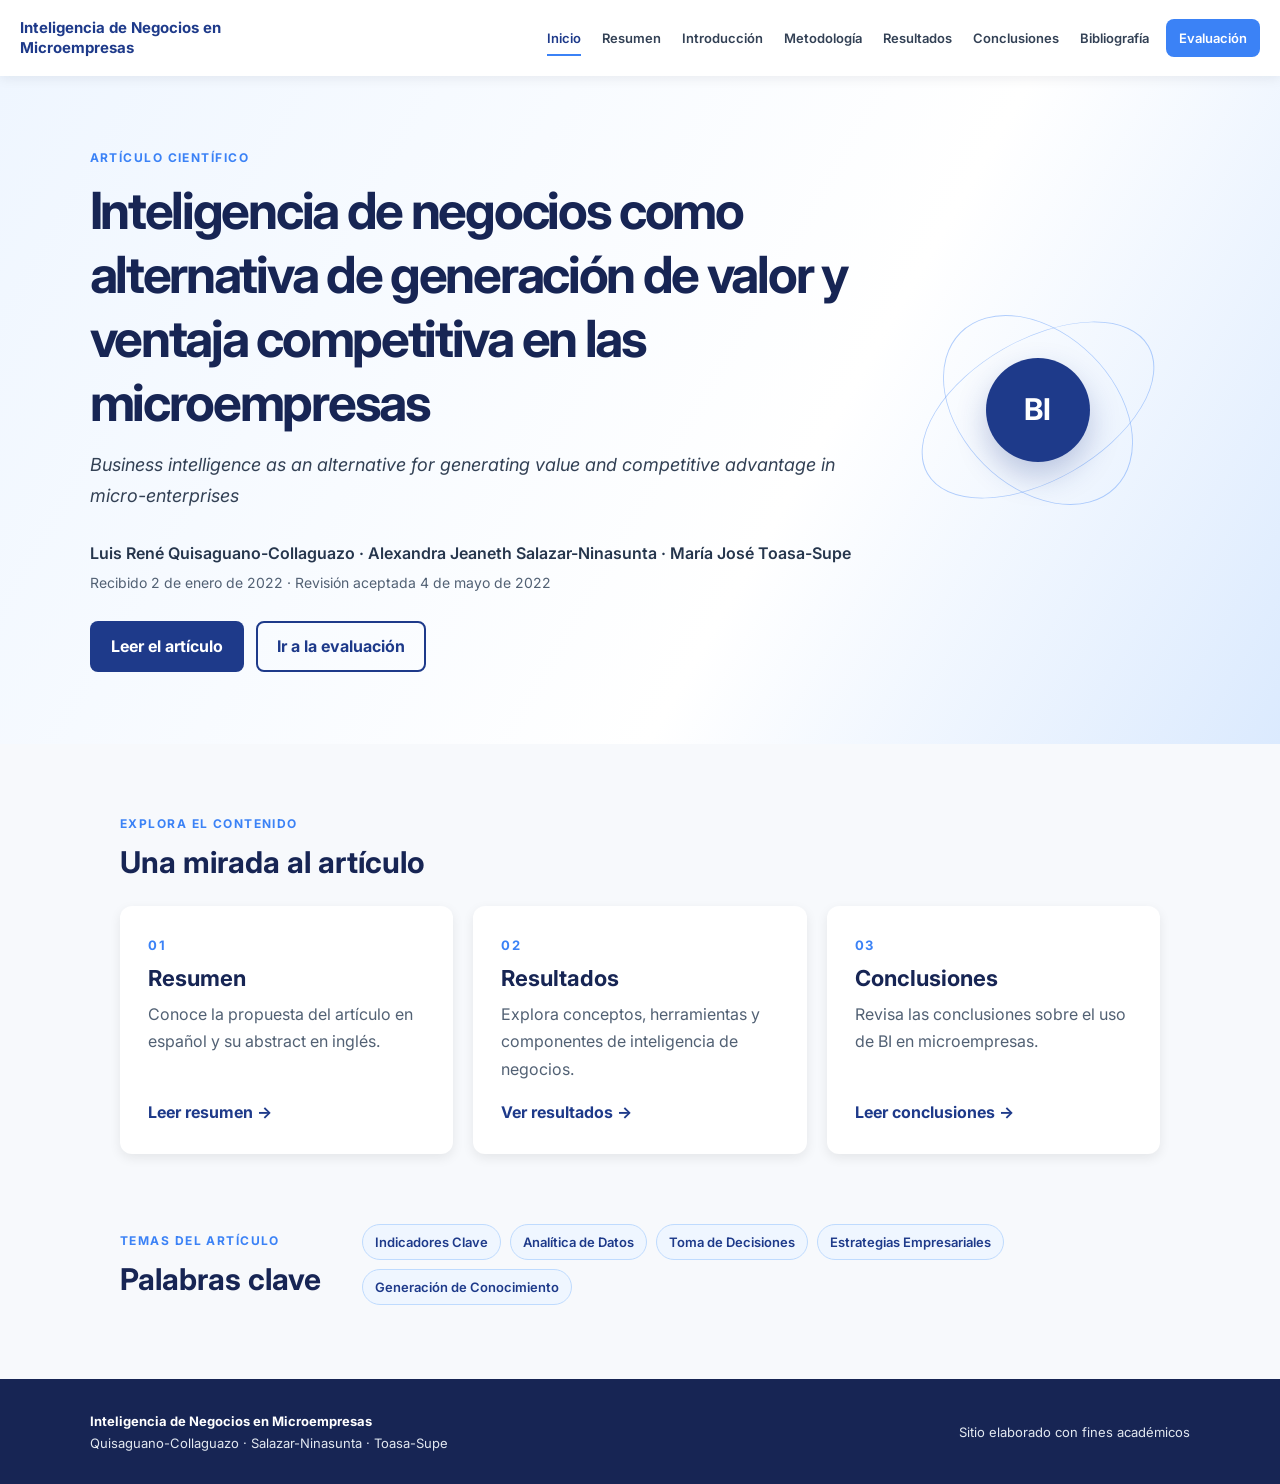
<file: index.html>
<!doctype html>
<html lang="es">
<head>
  <meta charset="utf-8">
  <meta name="viewport" content="width=device-width, initial-scale=1">
  <meta name="description" content="Artículo sobre inteligencia de negocios, generación de valor y ventaja competitiva en microempresas.">
  <title>Inteligencia de Negocios en Microempresas</title>
  <link rel="preconnect" href="https://fonts.googleapis.com">
  <link rel="preconnect" href="https://fonts.gstatic.com" crossorigin>
  <link href="https://fonts.googleapis.com/css2?family=Inter:wght@400;500;600;700&display=swap" rel="stylesheet">
  <link rel="stylesheet" href="css/styles.css">
  <script src="js/app.js" defer></script>
</head>
<body>
  <header class="site-header">
    <div class="header-inner">
      <a class="brand" href="index.html">Inteligencia de Negocios en Microempresas</a>
      <button class="menu-toggle" type="button" aria-expanded="false" aria-controls="site-nav" aria-label="Abrir menú">
        <span></span><span></span><span></span>
      </button>
      <nav class="site-nav" id="site-nav" aria-label="Navegación principal">
        <a class="active" href="index.html">Inicio</a>
        <a href="resumen.html">Resumen</a>
        <a href="introduccion.html">Introducción</a>
        <a href="metodologia.html">Metodología</a>
        <a href="resultados.html">Resultados</a>
        <a href="conclusiones.html">Conclusiones</a>
        <a href="bibliografia.html">Bibliografía</a>
        <a class="nav-highlight" href="evaluacion.html">Evaluación</a>
      </nav>
    </div>
  </header>

  <main>
    <section class="hero">
      <div class="hero-content">
        <p class="eyebrow">Artículo científico</p>
        <h1>Inteligencia de negocios como alternativa de generación de valor y ventaja competitiva en las microempresas</h1>
        <p class="english-title">Business intelligence as an alternative for generating value and competitive advantage in micro-enterprises</p>
        <p class="authors">Luis René Quisaguano-Collaguazo · Alexandra Jeaneth Salazar-Ninasunta · María José Toasa-Supe</p>
        <p class="article-dates">Recibido 2 de enero de 2022 · Revisión aceptada 4 de mayo de 2022</p>
        <div class="button-row">
          <a class="button button-primary" href="resumen.html">Leer el artículo</a>
          <a class="button button-outline" href="evaluacion.html">Ir a la evaluación</a>
        </div>
      </div>
      <div class="hero-decoration" aria-hidden="true">
        <div class="data-orbit orbit-one"></div>
        <div class="data-orbit orbit-two"></div>
        <div class="orbit-center">BI</div>
      </div>
    </section>

    <section class="content-section">
      <div class="section-heading">
        <p class="eyebrow">Explora el contenido</p>
        <h2>Una mirada al artículo</h2>
      </div>
      <div class="quick-grid">
        <a class="card quick-card" href="resumen.html">
          <span class="card-number">01</span>
          <h3>Resumen</h3>
          <p>Conoce la propuesta del artículo en español y su abstract en inglés.</p>
          <span class="text-link">Leer resumen <span aria-hidden="true">→</span></span>
        </a>
        <a class="card quick-card" href="resultados.html">
          <span class="card-number">02</span>
          <h3>Resultados</h3>
          <p>Explora conceptos, herramientas y componentes de inteligencia de negocios.</p>
          <span class="text-link">Ver resultados <span aria-hidden="true">→</span></span>
        </a>
        <a class="card quick-card" href="conclusiones.html">
          <span class="card-number">03</span>
          <h3>Conclusiones</h3>
          <p>Revisa las conclusiones sobre el uso de BI en microempresas.</p>
          <span class="text-link">Leer conclusiones <span aria-hidden="true">→</span></span>
        </a>
      </div>
    </section>

    <section class="content-section keywords-panel">
      <div>
        <p class="eyebrow">Temas del artículo</p>
        <h2>Palabras clave</h2>
      </div>
      <div class="chip-list">
        <span class="chip">Indicadores Clave</span>
        <span class="chip">Analítica de Datos</span>
        <span class="chip">Toma de Decisiones</span>
        <span class="chip">Estrategias Empresariales</span>
        <span class="chip">Generación de Conocimiento</span>
      </div>
    </section>
  </main>

  <footer class="site-footer">
    <div class="footer-inner">
      <p><strong>Inteligencia de Negocios en Microempresas</strong><br>Quisaguano-Collaguazo · Salazar-Ninasunta · Toasa-Supe</p>
      <p>Sitio elaborado con fines académicos</p>
    </div>
  </footer>
</body>
</html>
</file>
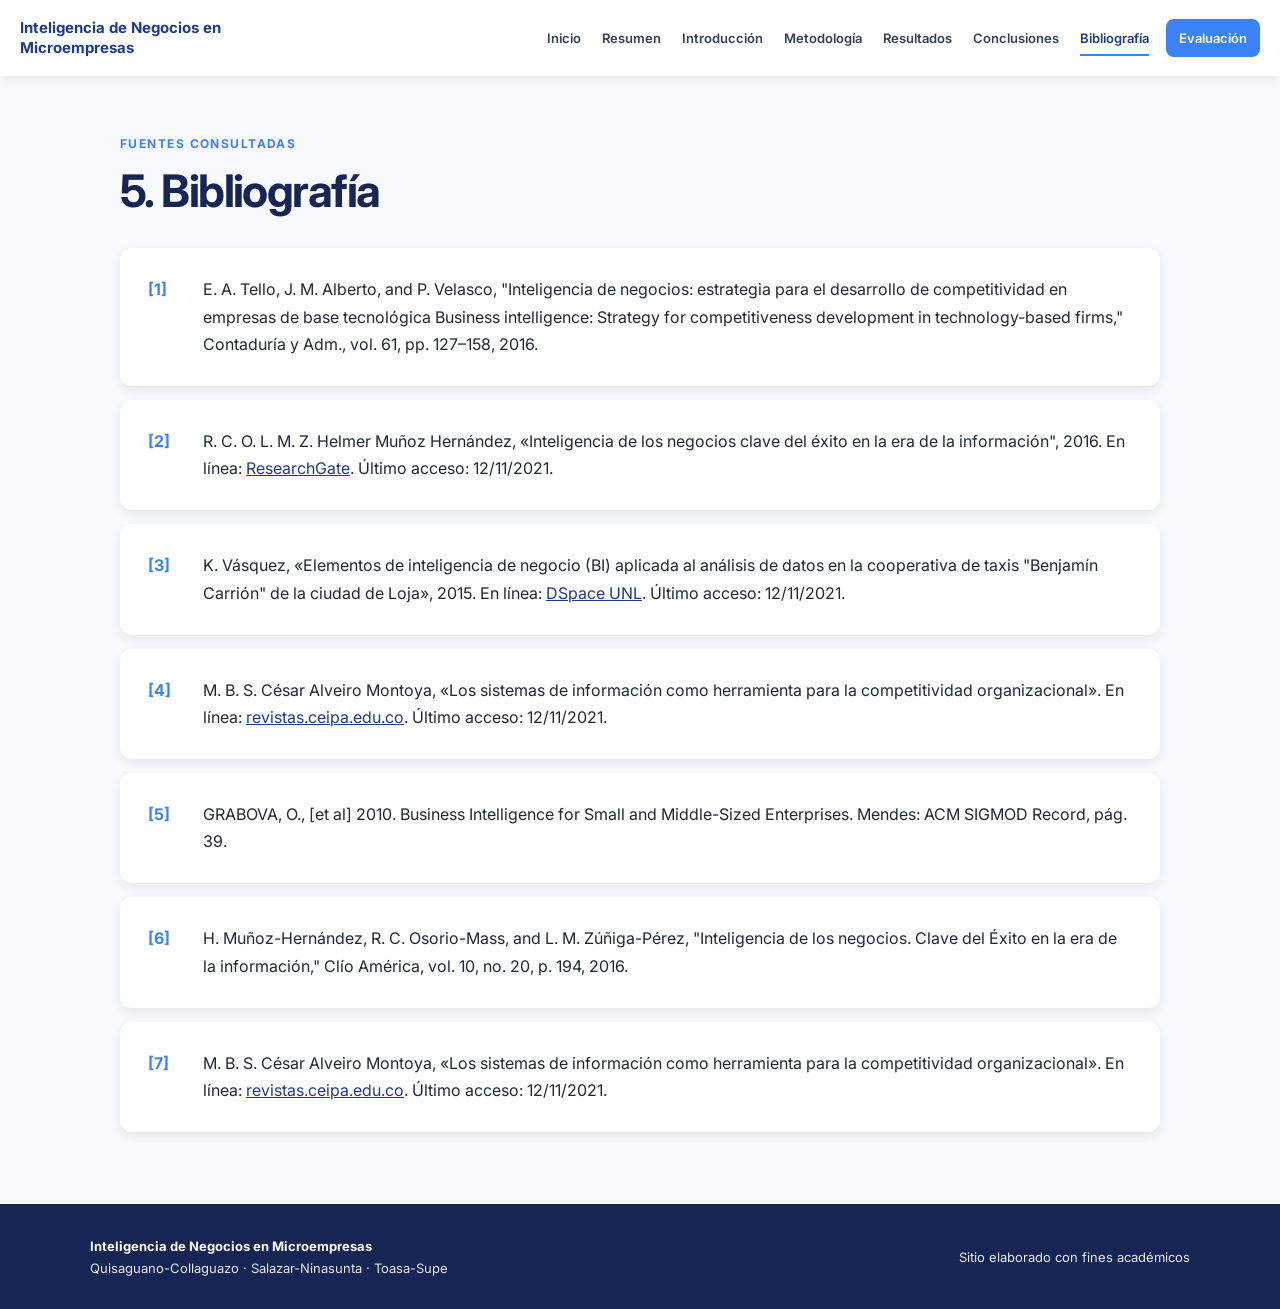
<file: bibliografia.html>
<!doctype html>
<html lang="es">
<head>
  <meta charset="utf-8">
  <meta name="viewport" content="width=device-width, initial-scale=1">
  <meta name="description" content="Referencias bibliográficas del artículo científico.">
  <title>Bibliografía | Inteligencia de Negocios en Microempresas</title>
  <link rel="preconnect" href="https://fonts.googleapis.com">
  <link rel="preconnect" href="https://fonts.gstatic.com" crossorigin>
  <link href="https://fonts.googleapis.com/css2?family=Inter:wght@400;500;600;700&display=swap" rel="stylesheet">
  <link rel="stylesheet" href="css/styles.css">
  <script src="js/app.js" defer></script>
</head>
<body>
  <header class="site-header"><div class="header-inner">
    <a class="brand" href="index.html">Inteligencia de Negocios en Microempresas</a>
    <button class="menu-toggle" type="button" aria-expanded="false" aria-controls="site-nav" aria-label="Abrir menú"><span></span><span></span><span></span></button>
    <nav class="site-nav" id="site-nav" aria-label="Navegación principal">
      <a href="index.html">Inicio</a><a href="resumen.html">Resumen</a><a href="introduccion.html">Introducción</a><a href="metodologia.html">Metodología</a><a href="resultados.html">Resultados</a><a href="conclusiones.html">Conclusiones</a><a class="active" href="bibliografia.html">Bibliografía</a><a class="nav-highlight" href="evaluacion.html">Evaluación</a>
    </nav>
  </div></header>
  <main class="page-main">
    <header class="page-heading"><p class="eyebrow">Fuentes consultadas</p><h1>5. Bibliografía</h1></header>
    <ol class="reference-list">
      <li class="card reference-card"><span class="reference-number">[1]</span><p>E. A. Tello, J. M. Alberto, and P. Velasco, "Inteligencia de negocios: estrategia para el desarrollo de competitividad en empresas de base tecnológica Business intelligence: Strategy for competitiveness development in technology-based firms," Contaduría y Adm., vol. 61, pp. 127–158, 2016.</p></li>
      <li class="card reference-card"><span class="reference-number">[2]</span><p>R. C. O. L. M. Z. Helmer Muñoz Hernández, «Inteligencia de los negocios clave del éxito en la era de la información", 2016. En línea: <a href="https://www.researchgate.net/publication/313683536_Inteligencia_de_los_negocios_Clave_del_Exito_en_la_era_de_la_informacion" target="_blank" rel="noopener noreferrer">ResearchGate</a>. Último acceso: 12/11/2021.</p></li>
      <li class="card reference-card"><span class="reference-number">[3]</span><p>K. Vásquez, «Elementos de inteligencia de negocio (BI) aplicada al análisis de datos en la cooperativa de taxis "Benjamín Carrión" de la ciudad de Loja», 2015. En línea: <a href="https://dspace.unl.edu.ec/jspui/bitstream/123456789/11487/1/V%c3%a1squez%20Villalta%2c%20Karina%20Jhanova.pdf" target="_blank" rel="noopener noreferrer">DSpace UNL</a>. Último acceso: 12/11/2021.</p></li>
      <li class="card reference-card"><span class="reference-number">[4]</span><p>M. B. S. César Alveiro Montoya, «Los sistemas de información como herramienta para la competitividad organizacional». En línea: <a href="https://revistas.ceipa.edu.co/index.php/lupa/article/download/560/779?inline=1" target="_blank" rel="noopener noreferrer">revistas.ceipa.edu.co</a>. Último acceso: 12/11/2021.</p></li>
      <li class="card reference-card"><span class="reference-number">[5]</span><p>GRABOVA, O., [et al] 2010. Business Intelligence for Small and Middle-Sized Enterprises. Mendes: ACM SIGMOD Record, pág. 39.</p></li>
      <li class="card reference-card"><span class="reference-number">[6]</span><p>H. Muñoz-Hernández, R. C. Osorio-Mass, and L. M. Zúñiga-Pérez, "Inteligencia de los negocios. Clave del Éxito en la era de la información," Clío América, vol. 10, no. 20, p. 194, 2016.</p></li>
      <li class="card reference-card"><span class="reference-number">[7]</span><p>M. B. S. César Alveiro Montoya, «Los sistemas de información como herramienta para la competitividad organizacional». En línea: <a href="https://revistas.ceipa.edu.co/index.php/lupa/article/download/560/779?inline=1" target="_blank" rel="noopener noreferrer">revistas.ceipa.edu.co</a>. Último acceso: 12/11/2021.</p></li>
    </ol>
  </main>
  <footer class="site-footer"><div class="footer-inner"><p><strong>Inteligencia de Negocios en Microempresas</strong><br>Quisaguano-Collaguazo · Salazar-Ninasunta · Toasa-Supe</p><p>Sitio elaborado con fines académicos</p></div></footer>
</body>
</html>
</file>
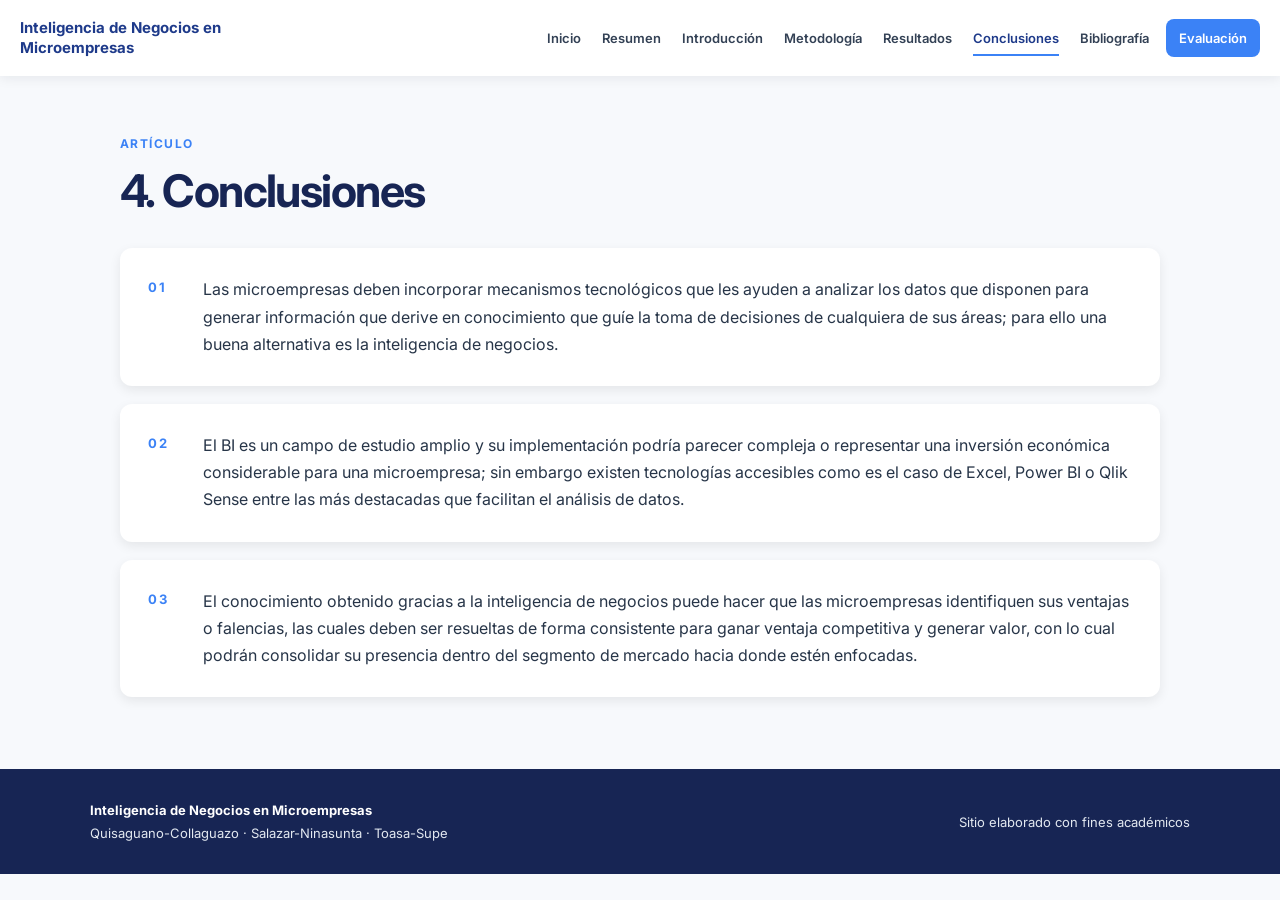
<file: conclusiones.html>
<!doctype html>
<html lang="es">
<head>
  <meta charset="utf-8">
  <meta name="viewport" content="width=device-width, initial-scale=1">
  <meta name="description" content="Conclusiones sobre la inteligencia de negocios en microempresas.">
  <title>Conclusiones | Inteligencia de Negocios en Microempresas</title>
  <link rel="preconnect" href="https://fonts.googleapis.com">
  <link rel="preconnect" href="https://fonts.gstatic.com" crossorigin>
  <link href="https://fonts.googleapis.com/css2?family=Inter:wght@400;500;600;700&display=swap" rel="stylesheet">
  <link rel="stylesheet" href="css/styles.css">
  <script src="js/app.js" defer></script>
</head>
<body>
  <header class="site-header"><div class="header-inner">
    <a class="brand" href="index.html">Inteligencia de Negocios en Microempresas</a>
    <button class="menu-toggle" type="button" aria-expanded="false" aria-controls="site-nav" aria-label="Abrir menú"><span></span><span></span><span></span></button>
    <nav class="site-nav" id="site-nav" aria-label="Navegación principal">
      <a href="index.html">Inicio</a><a href="resumen.html">Resumen</a><a href="introduccion.html">Introducción</a><a href="metodologia.html">Metodología</a><a href="resultados.html">Resultados</a><a class="active" href="conclusiones.html">Conclusiones</a><a href="bibliografia.html">Bibliografía</a><a class="nav-highlight" href="evaluacion.html">Evaluación</a>
    </nav>
  </div></header>
  <main class="page-main">
    <header class="page-heading"><p class="eyebrow">Artículo</p><h1>4. Conclusiones</h1></header>
    <section class="conclusion-list">
      <article class="card article-copy conclusion-card"><span class="card-number">01</span><p>Las microempresas deben incorporar mecanismos tecnológicos que les ayuden a analizar los datos que disponen para generar información que derive en conocimiento que guíe la toma de decisiones de cualquiera de sus áreas; para ello una buena alternativa es la inteligencia de negocios.</p></article>
      <article class="card article-copy conclusion-card"><span class="card-number">02</span><p>El BI es un campo de estudio amplio y su implementación podría parecer compleja o representar una inversión económica considerable para una microempresa; sin embargo existen tecnologías accesibles como es el caso de Excel, Power BI o Qlik Sense entre las más destacadas que facilitan el análisis de datos.</p></article>
      <article class="card article-copy conclusion-card"><span class="card-number">03</span><p>El conocimiento obtenido gracias a la inteligencia de negocios puede hacer que las microempresas identifiquen sus ventajas o falencias, las cuales deben ser resueltas de forma consistente para ganar ventaja competitiva y generar valor, con lo cual podrán consolidar su presencia dentro del segmento de mercado hacia donde estén enfocadas.</p></article>
    </section>
  </main>
  <footer class="site-footer"><div class="footer-inner"><p><strong>Inteligencia de Negocios en Microempresas</strong><br>Quisaguano-Collaguazo · Salazar-Ninasunta · Toasa-Supe</p><p>Sitio elaborado con fines académicos</p></div></footer>
</body>
</html>
</file>
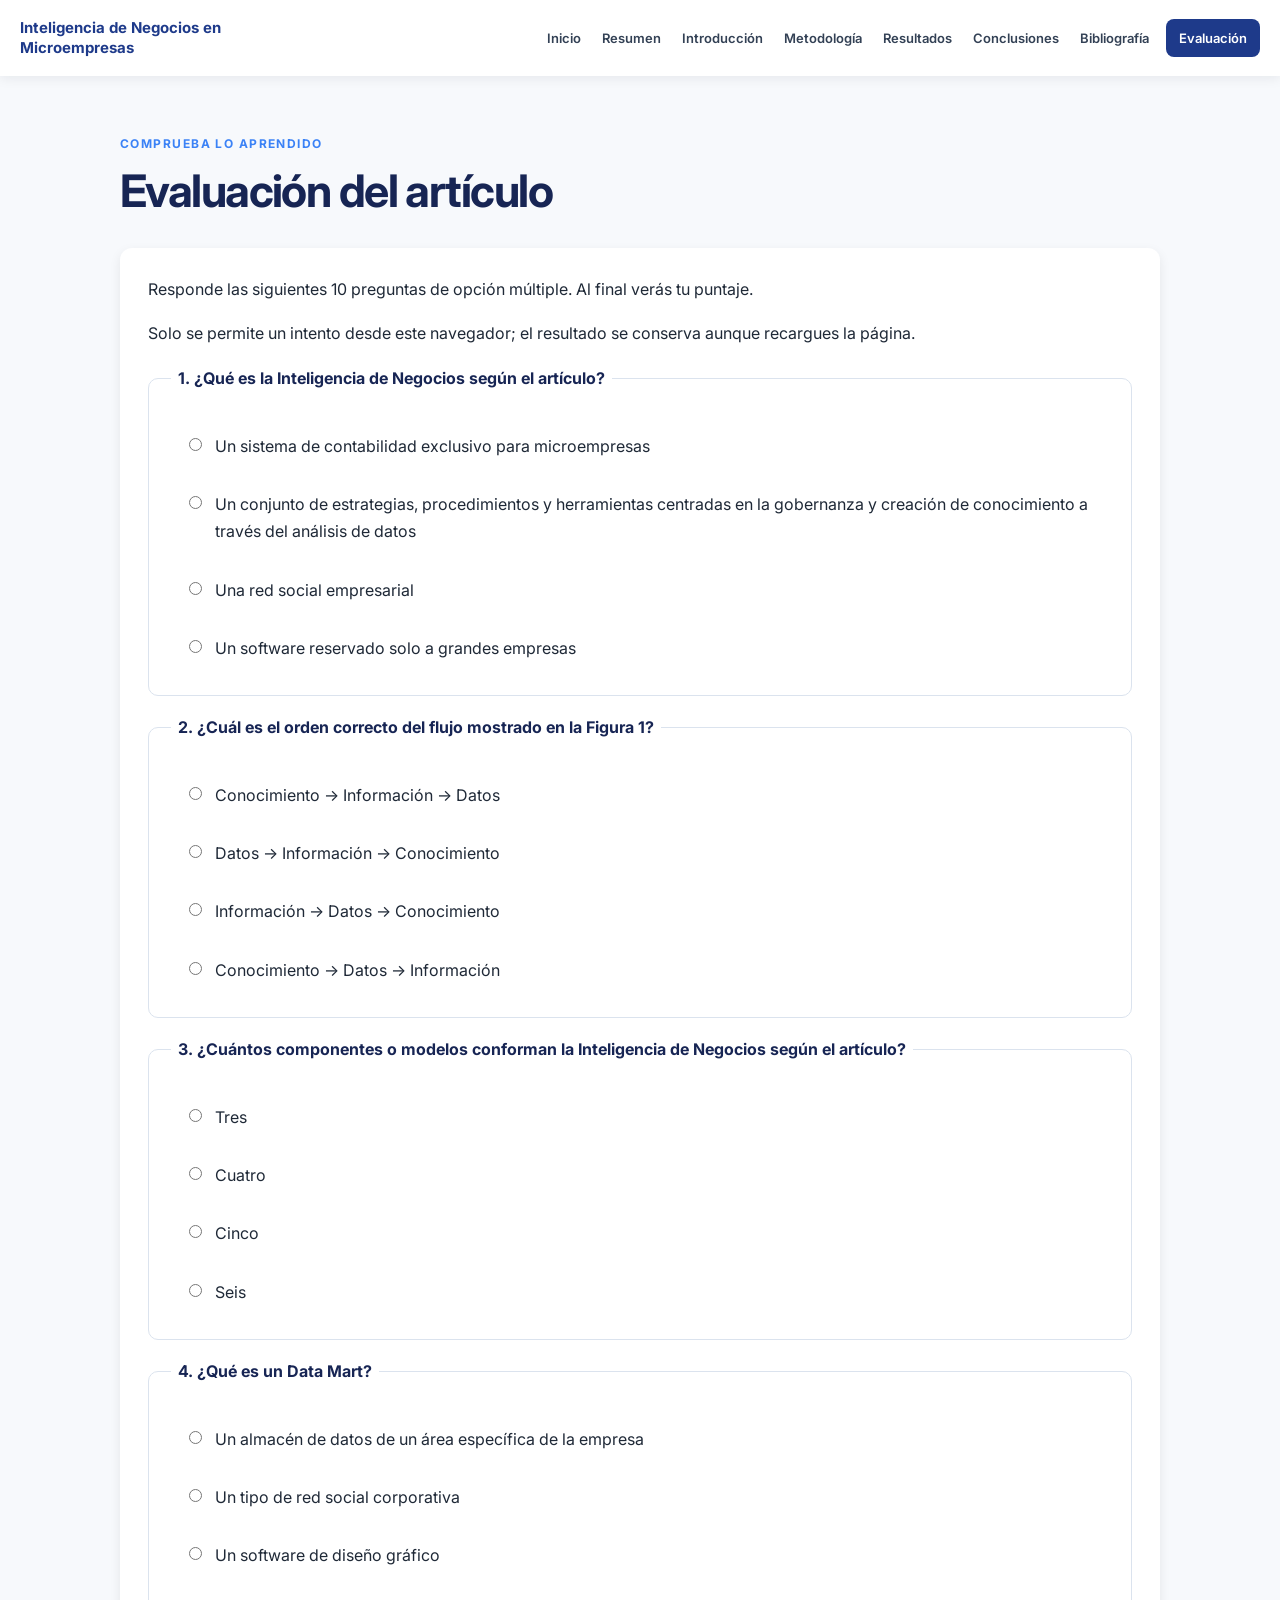
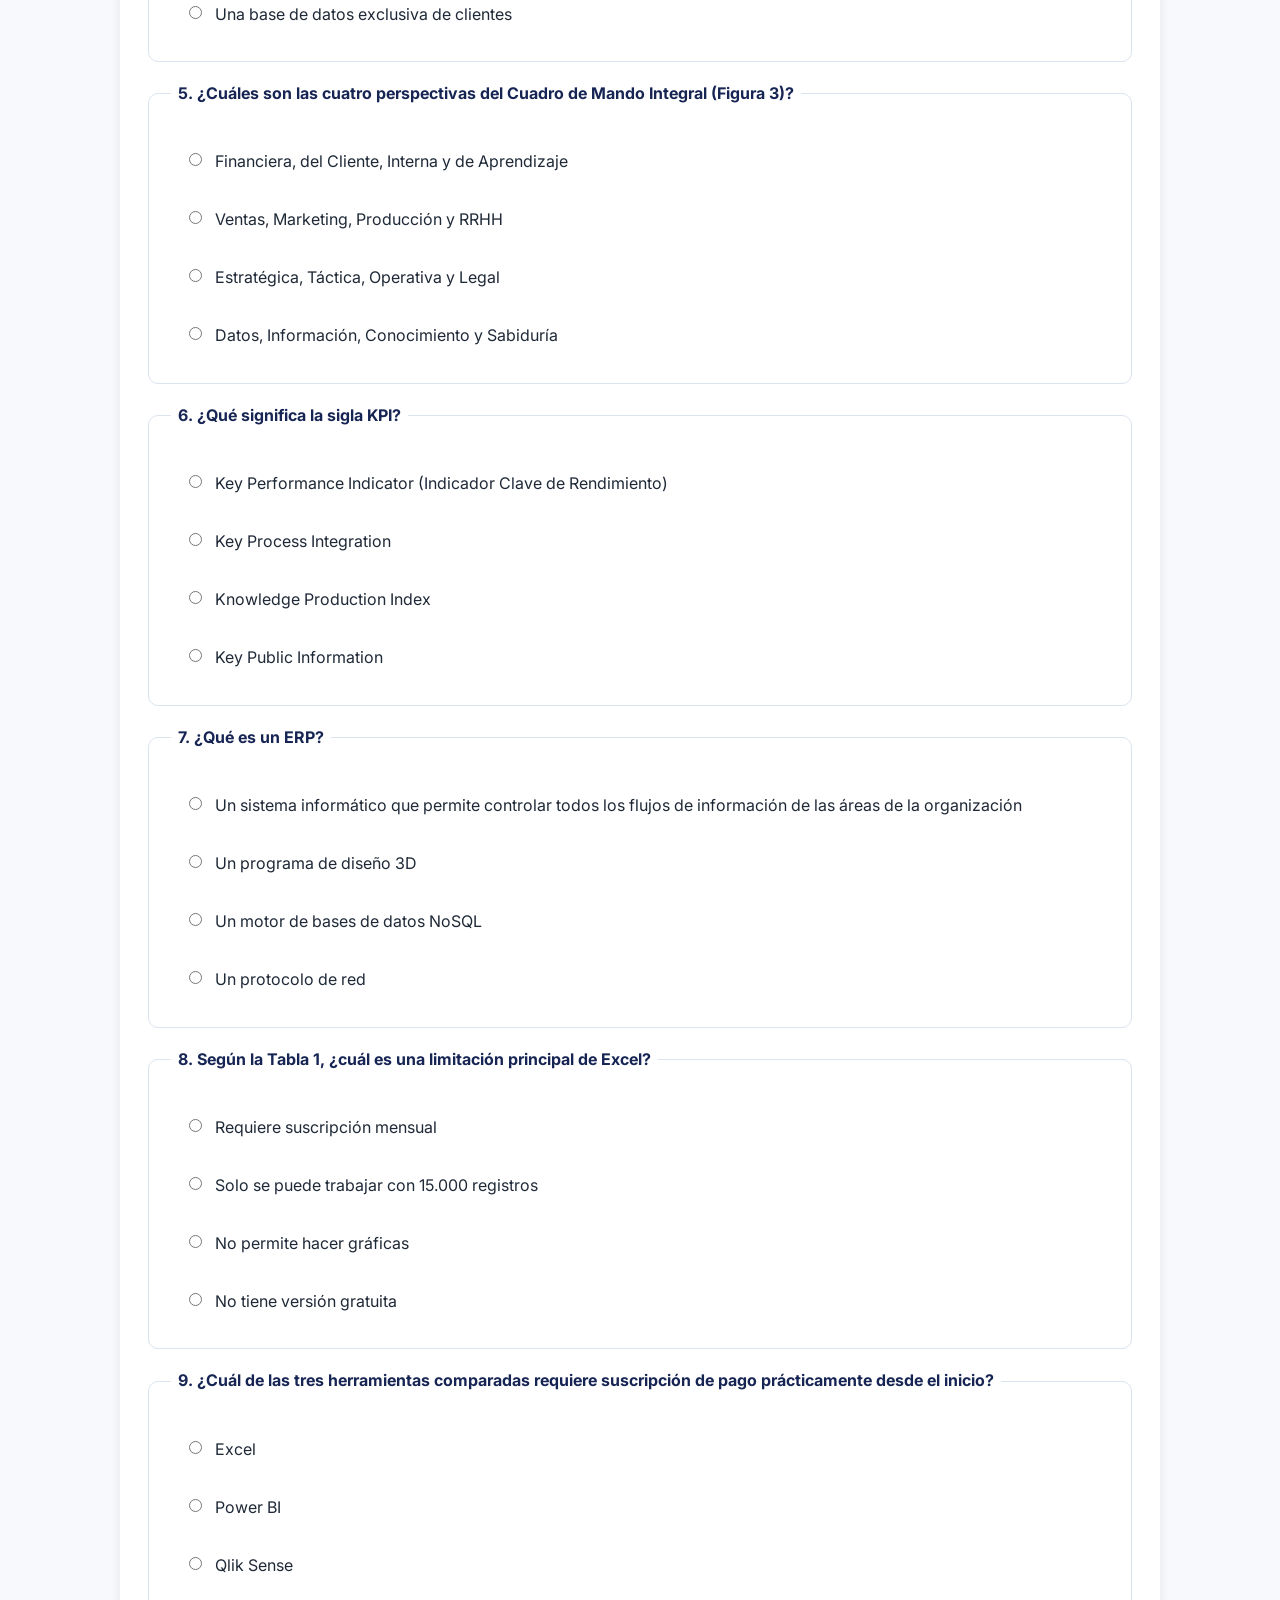
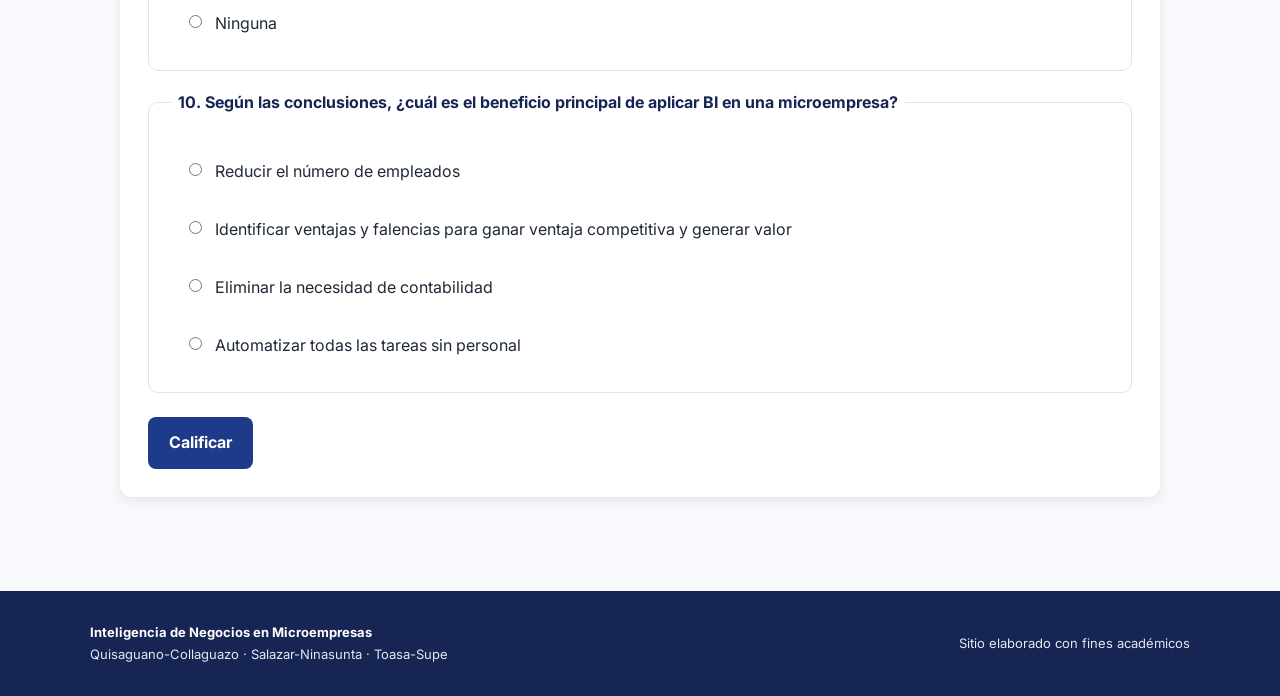
<file: evaluacion.html>
<!doctype html>
<html lang="es">
<head>
  <meta charset="utf-8">
  <meta name="viewport" content="width=device-width, initial-scale=1">
  <meta name="description" content="Evaluación interactiva del artículo sobre inteligencia de negocios.">
  <title>Evaluación | Inteligencia de Negocios en Microempresas</title>
  <link rel="preconnect" href="https://fonts.googleapis.com">
  <link rel="preconnect" href="https://fonts.gstatic.com" crossorigin>
  <link href="https://fonts.googleapis.com/css2?family=Inter:wght@400;500;600;700&display=swap" rel="stylesheet">
  <link rel="stylesheet" href="css/styles.css">
  <script src="js/app.js" defer></script>
  <script src="js/evaluacion.js" defer></script>
</head>
<body>
  <header class="site-header"><div class="header-inner">
    <a class="brand" href="index.html">Inteligencia de Negocios en Microempresas</a>
    <button class="menu-toggle" type="button" aria-expanded="false" aria-controls="site-nav" aria-label="Abrir menú"><span></span><span></span><span></span></button>
    <nav class="site-nav" id="site-nav" aria-label="Navegación principal">
      <a href="index.html">Inicio</a><a href="resumen.html">Resumen</a><a href="introduccion.html">Introducción</a><a href="metodologia.html">Metodología</a><a href="resultados.html">Resultados</a><a href="conclusiones.html">Conclusiones</a><a href="bibliografia.html">Bibliografía</a><a class="active nav-highlight" href="evaluacion.html">Evaluación</a>
    </nav>
  </div></header>
  <main class="page-main">
    <header class="page-heading"><p class="eyebrow">Comprueba lo aprendido</p><h1>Evaluación del artículo</h1></header>
    <section class="card assessment-card">
      <p>Responde las siguientes 10 preguntas de opción múltiple. Al final verás tu puntaje.</p>
      <p>Solo se permite un intento desde este navegador; el resultado se conserva aunque recargues la página.</p>
      <form id="form-evaluacion">
        <div id="contenedor-evaluacion"></div>
        <div class="button-row assessment-actions">
          <button class="button button-primary" type="submit">Calificar</button>
        </div>
      </form>
      <section id="resultado-evaluacion" class="score-message" role="status" aria-live="polite" tabindex="-1" hidden></section>
    </section>
  </main>
  <footer class="site-footer"><div class="footer-inner"><p><strong>Inteligencia de Negocios en Microempresas</strong><br>Quisaguano-Collaguazo · Salazar-Ninasunta · Toasa-Supe</p><p>Sitio elaborado con fines académicos</p></div></footer>
</body>
</html>
</file>
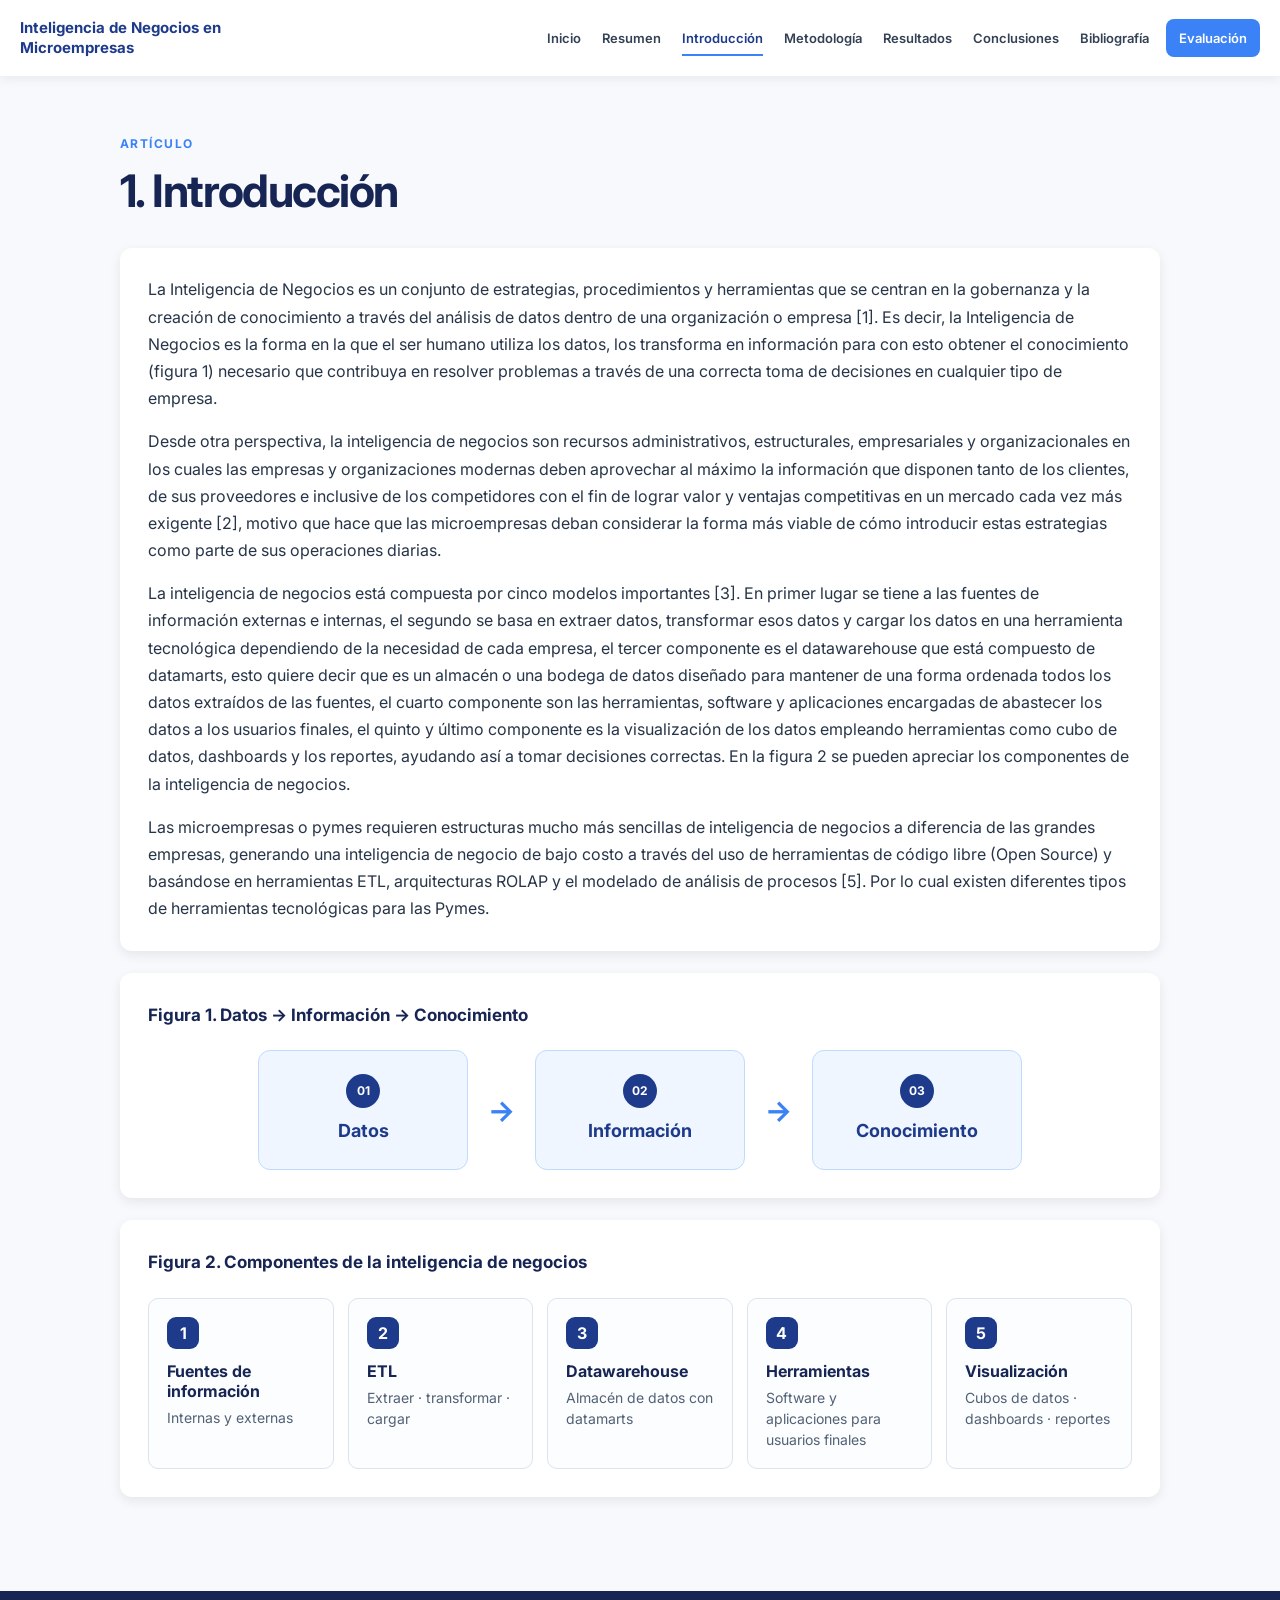
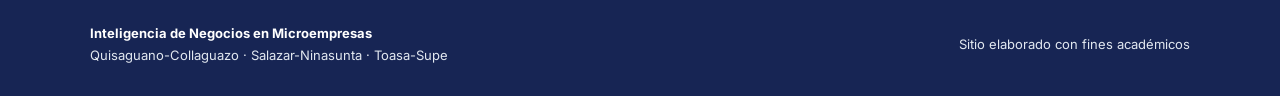
<file: introduccion.html>
<!doctype html>
<html lang="es">
<head>
  <meta charset="utf-8">
  <meta name="viewport" content="width=device-width, initial-scale=1">
  <meta name="description" content="Introducción y componentes de la inteligencia de negocios.">
  <title>Introducción | Inteligencia de Negocios en Microempresas</title>
  <link rel="preconnect" href="https://fonts.googleapis.com">
  <link rel="preconnect" href="https://fonts.gstatic.com" crossorigin>
  <link href="https://fonts.googleapis.com/css2?family=Inter:wght@400;500;600;700&display=swap" rel="stylesheet">
  <link rel="stylesheet" href="css/styles.css">
  <script src="js/app.js" defer></script>
</head>
<body>
  <header class="site-header"><div class="header-inner">
    <a class="brand" href="index.html">Inteligencia de Negocios en Microempresas</a>
    <button class="menu-toggle" type="button" aria-expanded="false" aria-controls="site-nav" aria-label="Abrir menú"><span></span><span></span><span></span></button>
    <nav class="site-nav" id="site-nav" aria-label="Navegación principal">
      <a href="index.html">Inicio</a><a href="resumen.html">Resumen</a><a class="active" href="introduccion.html">Introducción</a><a href="metodologia.html">Metodología</a><a href="resultados.html">Resultados</a><a href="conclusiones.html">Conclusiones</a><a href="bibliografia.html">Bibliografía</a><a class="nav-highlight" href="evaluacion.html">Evaluación</a>
    </nav>
  </div></header>
  <main class="page-main">
    <header class="page-heading"><p class="eyebrow">Artículo</p><h1>1. Introducción</h1></header>
    <section class="card article-copy">
      <p>La Inteligencia de Negocios es un conjunto de estrategias, procedimientos y herramientas que se centran en la gobernanza y la creación de conocimiento a través del análisis de datos dentro de una organización o empresa [1]. Es decir, la Inteligencia de Negocios es la forma en la que el ser humano utiliza los datos, los transforma en información para con esto obtener el conocimiento (figura 1) necesario que contribuya en resolver problemas a través de una correcta toma de decisiones en cualquier tipo de empresa.</p>
      <p>Desde otra perspectiva, la inteligencia de negocios son recursos administrativos, estructurales, empresariales y organizacionales en los cuales las empresas y organizaciones modernas deben aprovechar al máximo la información que disponen tanto de los clientes, de sus proveedores e inclusive de los competidores con el fin de lograr valor y ventajas competitivas en un mercado cada vez más exigente [2], motivo que hace que las microempresas deban considerar la forma más viable de cómo introducir estas estrategias como parte de sus operaciones diarias.</p>
      <p>La inteligencia de negocios está compuesta por cinco modelos importantes [3]. En primer lugar se tiene a las fuentes de información externas e internas, el segundo se basa en extraer datos, transformar esos datos y cargar los datos en una herramienta tecnológica dependiendo de la necesidad de cada empresa, el tercer componente es el datawarehouse que está compuesto de datamarts, esto quiere decir que es un almacén o una bodega de datos diseñado para mantener de una forma ordenada todos los datos extraídos de las fuentes, el cuarto componente son las herramientas, software y aplicaciones encargadas de abastecer los datos a los usuarios finales, el quinto y último componente es la visualización de los datos empleando herramientas como cubo de datos, dashboards y los reportes, ayudando así a tomar decisiones correctas. En la figura 2 se pueden apreciar los componentes de la inteligencia de negocios.</p>
      <p>Las microempresas o pymes requieren estructuras mucho más sencillas de inteligencia de negocios a diferencia de las grandes empresas, generando una inteligencia de negocio de bajo costo a través del uso de herramientas de código libre (Open Source) y basándose en herramientas ETL, arquitecturas ROLAP y el modelado de análisis de procesos [5]. Por lo cual existen diferentes tipos de herramientas tecnológicas para las Pymes.</p>
    </section>
    <figure class="card figure-card">
      <figcaption>Figura 1. Datos → Información → Conocimiento</figcaption>
      <div class="flow-diagram">
        <div class="flow-step"><span class="step-icon">01</span><strong>Datos</strong></div>
        <span class="flow-arrow" aria-hidden="true">→</span>
        <div class="flow-step"><span class="step-icon">02</span><strong>Información</strong></div>
        <span class="flow-arrow" aria-hidden="true">→</span>
        <div class="flow-step"><span class="step-icon">03</span><strong>Conocimiento</strong></div>
      </div>
    </figure>
    <figure class="card figure-card">
      <figcaption>Figura 2. Componentes de la inteligencia de negocios</figcaption>
      <div class="component-grid">
        <article class="component-card"><span>1</span><h3>Fuentes de información</h3><p>Internas y externas</p></article>
        <article class="component-card"><span>2</span><h3>ETL</h3><p>Extraer · transformar · cargar</p></article>
        <article class="component-card"><span>3</span><h3>Datawarehouse</h3><p>Almacén de datos con datamarts</p></article>
        <article class="component-card"><span>4</span><h3>Herramientas</h3><p>Software y aplicaciones para usuarios finales</p></article>
        <article class="component-card"><span>5</span><h3>Visualización</h3><p>Cubos de datos · dashboards · reportes</p></article>
      </div>
    </figure>
  </main>
  <footer class="site-footer"><div class="footer-inner"><p><strong>Inteligencia de Negocios en Microempresas</strong><br>Quisaguano-Collaguazo · Salazar-Ninasunta · Toasa-Supe</p><p>Sitio elaborado con fines académicos</p></div></footer>
</body>
</html>
</file>
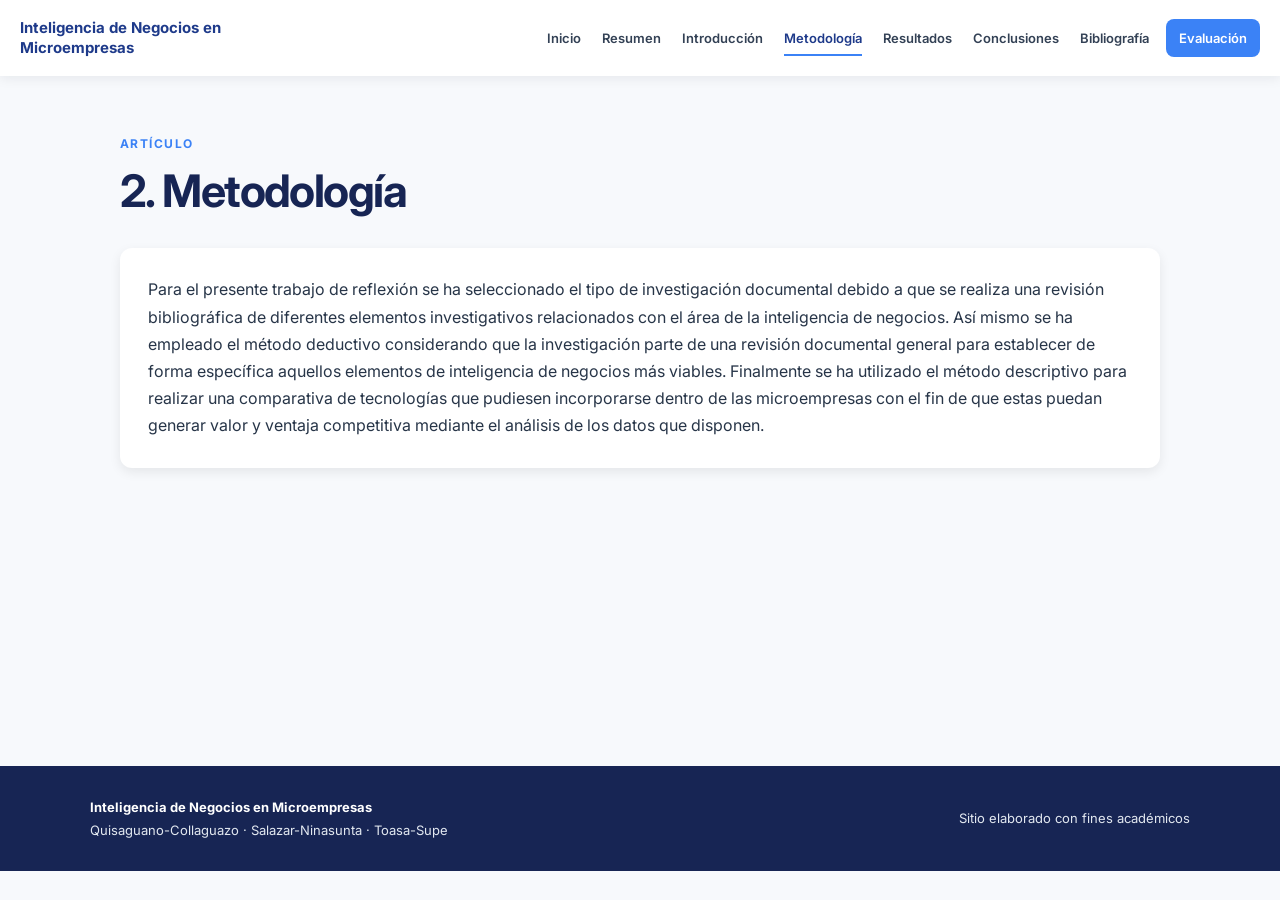
<file: metodologia.html>
<!doctype html>
<html lang="es">
<head>
  <meta charset="utf-8">
  <meta name="viewport" content="width=device-width, initial-scale=1">
  <meta name="description" content="Metodología de investigación del artículo sobre inteligencia de negocios.">
  <title>Metodología | Inteligencia de Negocios en Microempresas</title>
  <link rel="preconnect" href="https://fonts.googleapis.com">
  <link rel="preconnect" href="https://fonts.gstatic.com" crossorigin>
  <link href="https://fonts.googleapis.com/css2?family=Inter:wght@400;500;600;700&display=swap" rel="stylesheet">
  <link rel="stylesheet" href="css/styles.css">
  <script src="js/app.js" defer></script>
</head>
<body>
  <header class="site-header"><div class="header-inner">
    <a class="brand" href="index.html">Inteligencia de Negocios en Microempresas</a>
    <button class="menu-toggle" type="button" aria-expanded="false" aria-controls="site-nav" aria-label="Abrir menú"><span></span><span></span><span></span></button>
    <nav class="site-nav" id="site-nav" aria-label="Navegación principal">
      <a href="index.html">Inicio</a><a href="resumen.html">Resumen</a><a href="introduccion.html">Introducción</a><a class="active" href="metodologia.html">Metodología</a><a href="resultados.html">Resultados</a><a href="conclusiones.html">Conclusiones</a><a href="bibliografia.html">Bibliografía</a><a class="nav-highlight" href="evaluacion.html">Evaluación</a>
    </nav>
  </div></header>
  <main class="page-main">
    <header class="page-heading"><p class="eyebrow">Artículo</p><h1>2. Metodología</h1></header>
    <section class="card article-copy">
      <p>Para el presente trabajo de reflexión se ha seleccionado el tipo de investigación documental debido a que se realiza una revisión bibliográfica de diferentes elementos investigativos relacionados con el área de la inteligencia de negocios. Así mismo se ha empleado el método deductivo considerando que la investigación parte de una revisión documental general para establecer de forma específica aquellos elementos de inteligencia de negocios más viables. Finalmente se ha utilizado el método descriptivo para realizar una comparativa de tecnologías que pudiesen incorporarse dentro de las microempresas con el fin de que estas puedan generar valor y ventaja competitiva mediante el análisis de los datos que disponen.</p>
    </section>
  </main>
  <footer class="site-footer"><div class="footer-inner"><p><strong>Inteligencia de Negocios en Microempresas</strong><br>Quisaguano-Collaguazo · Salazar-Ninasunta · Toasa-Supe</p><p>Sitio elaborado con fines académicos</p></div></footer>
</body>
</html>
</file>
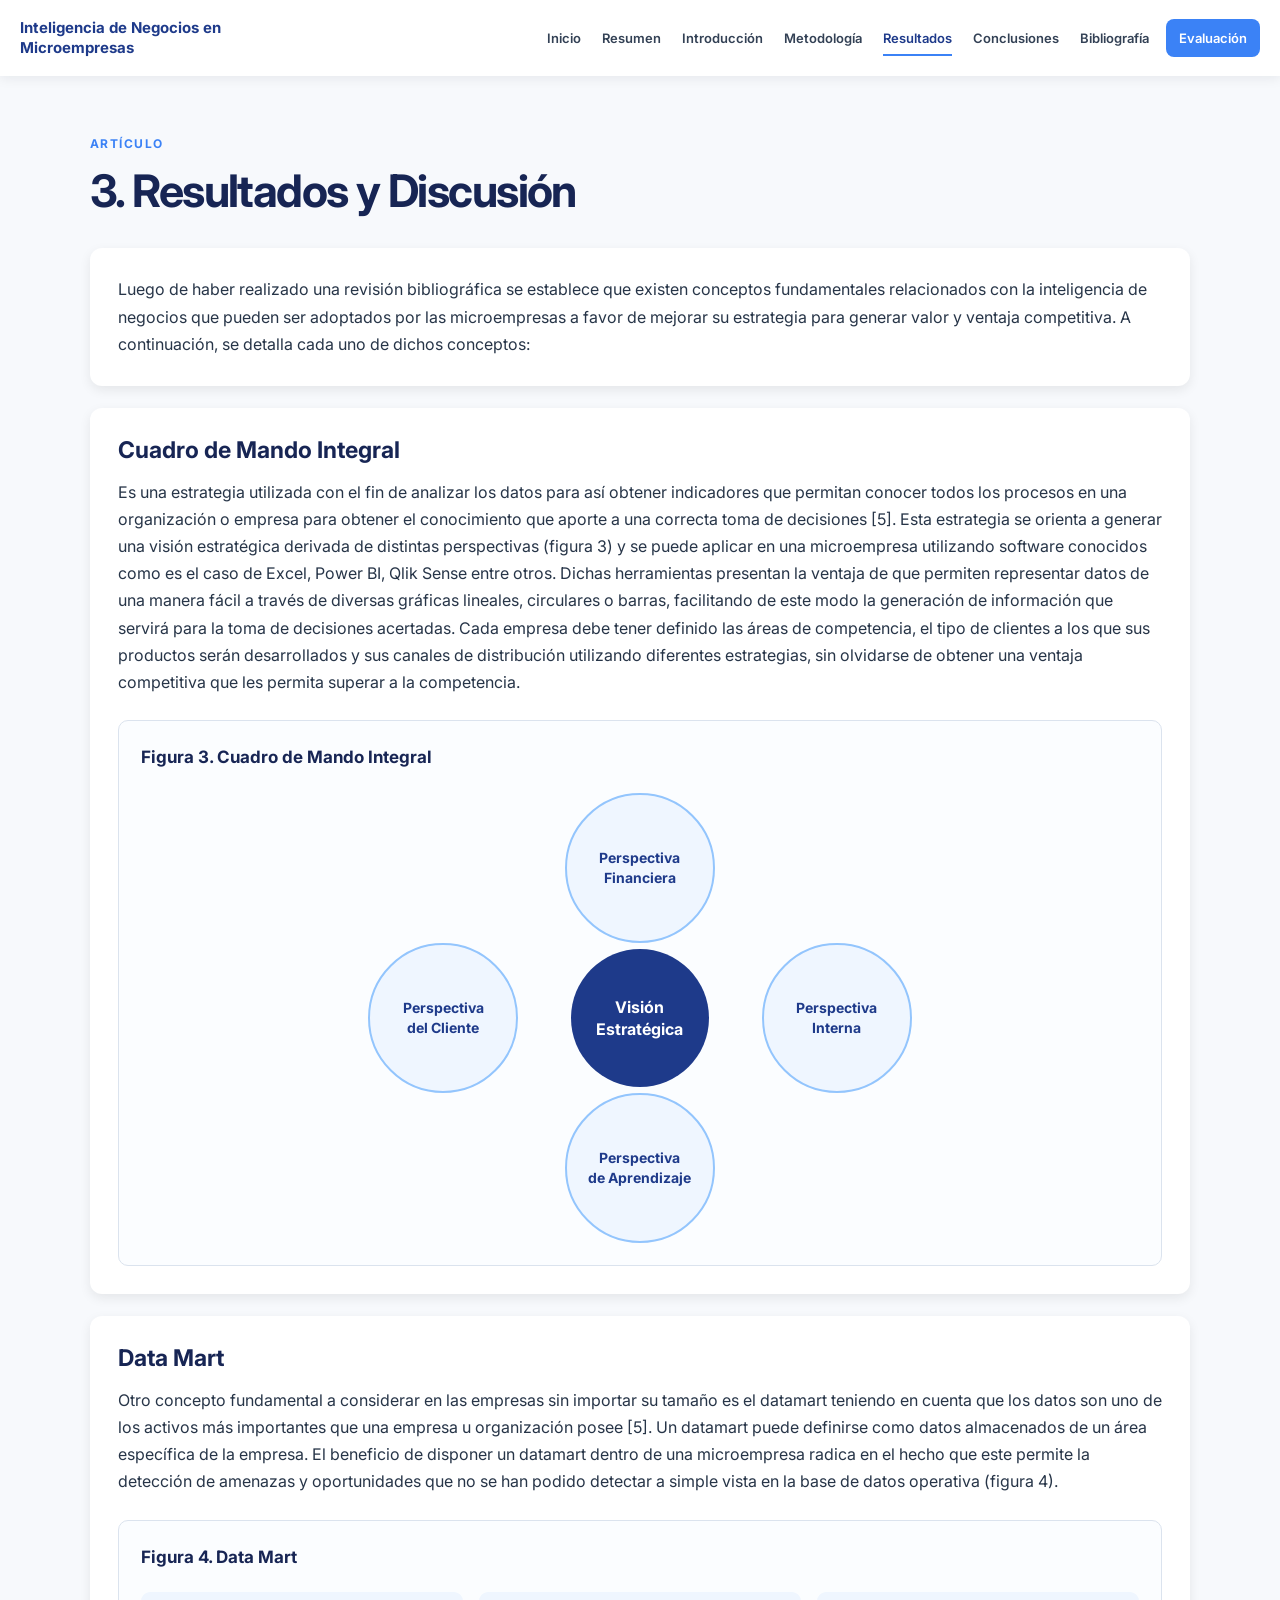
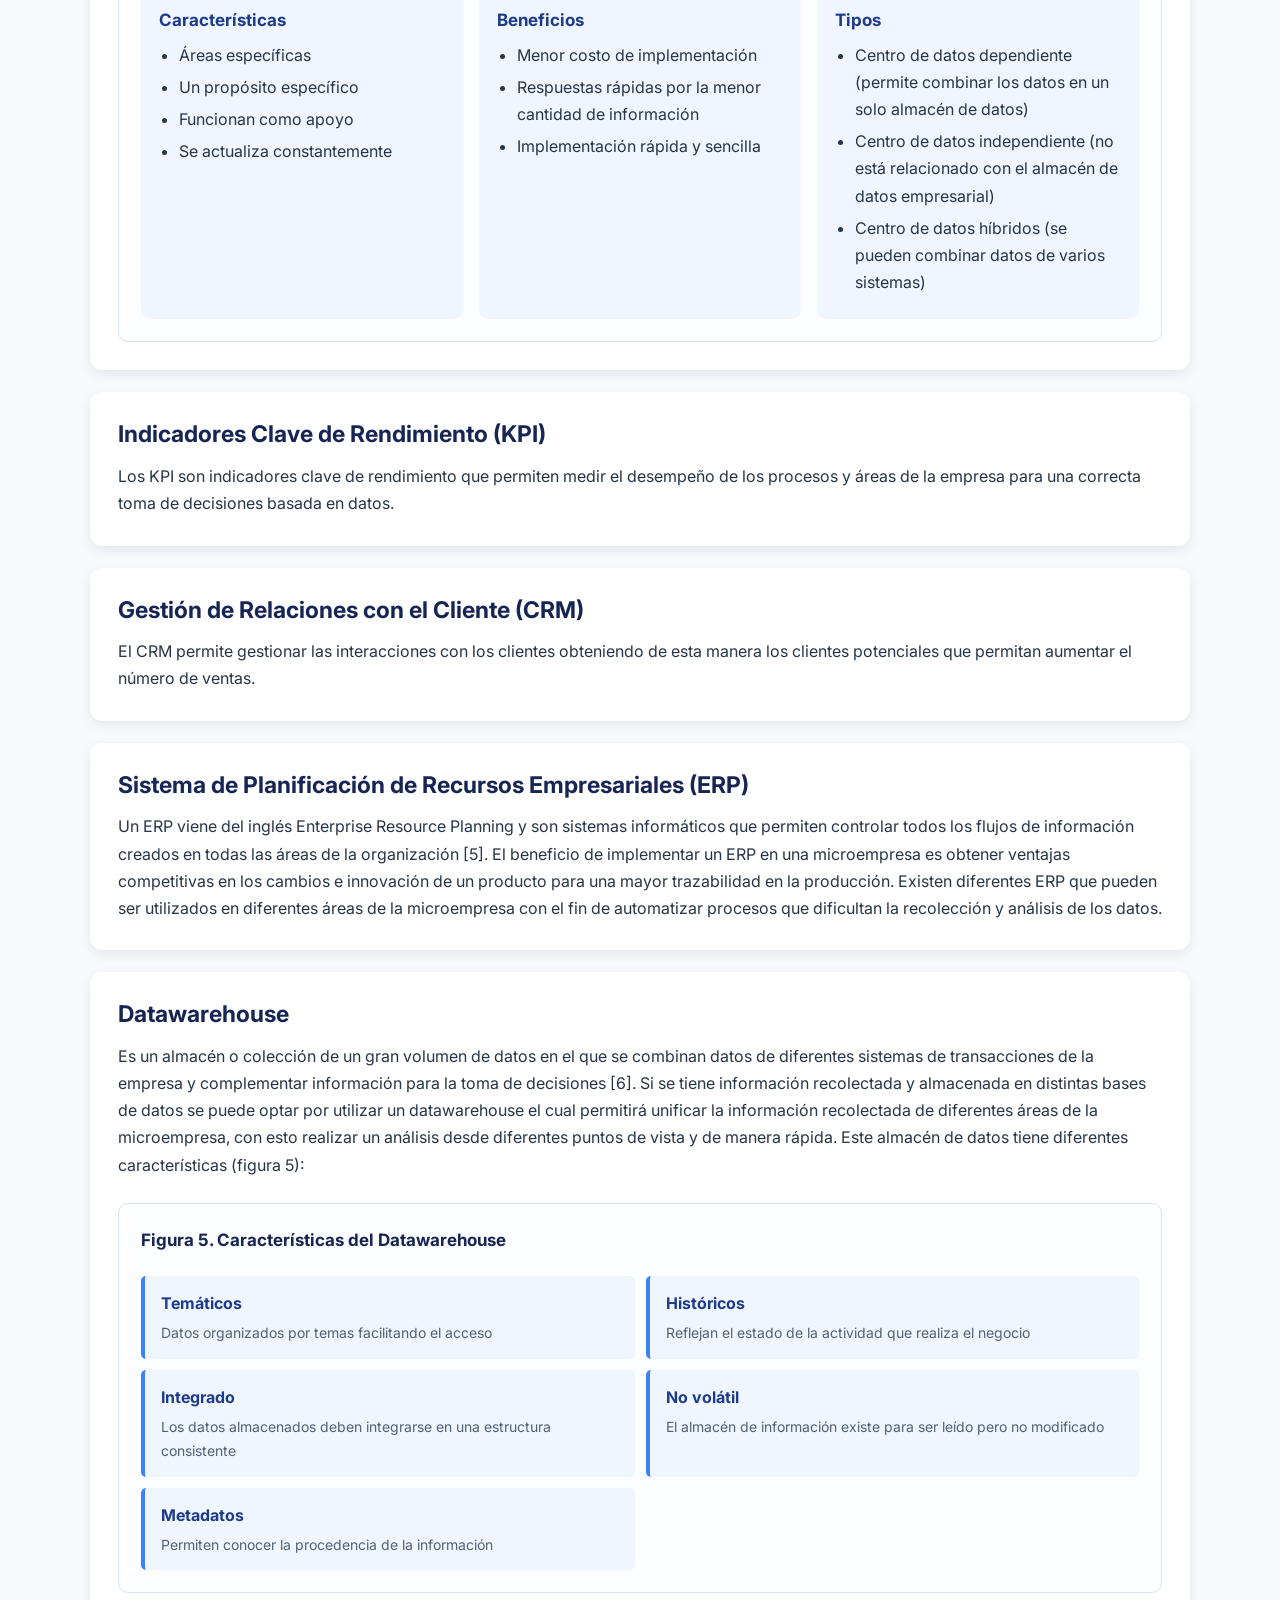
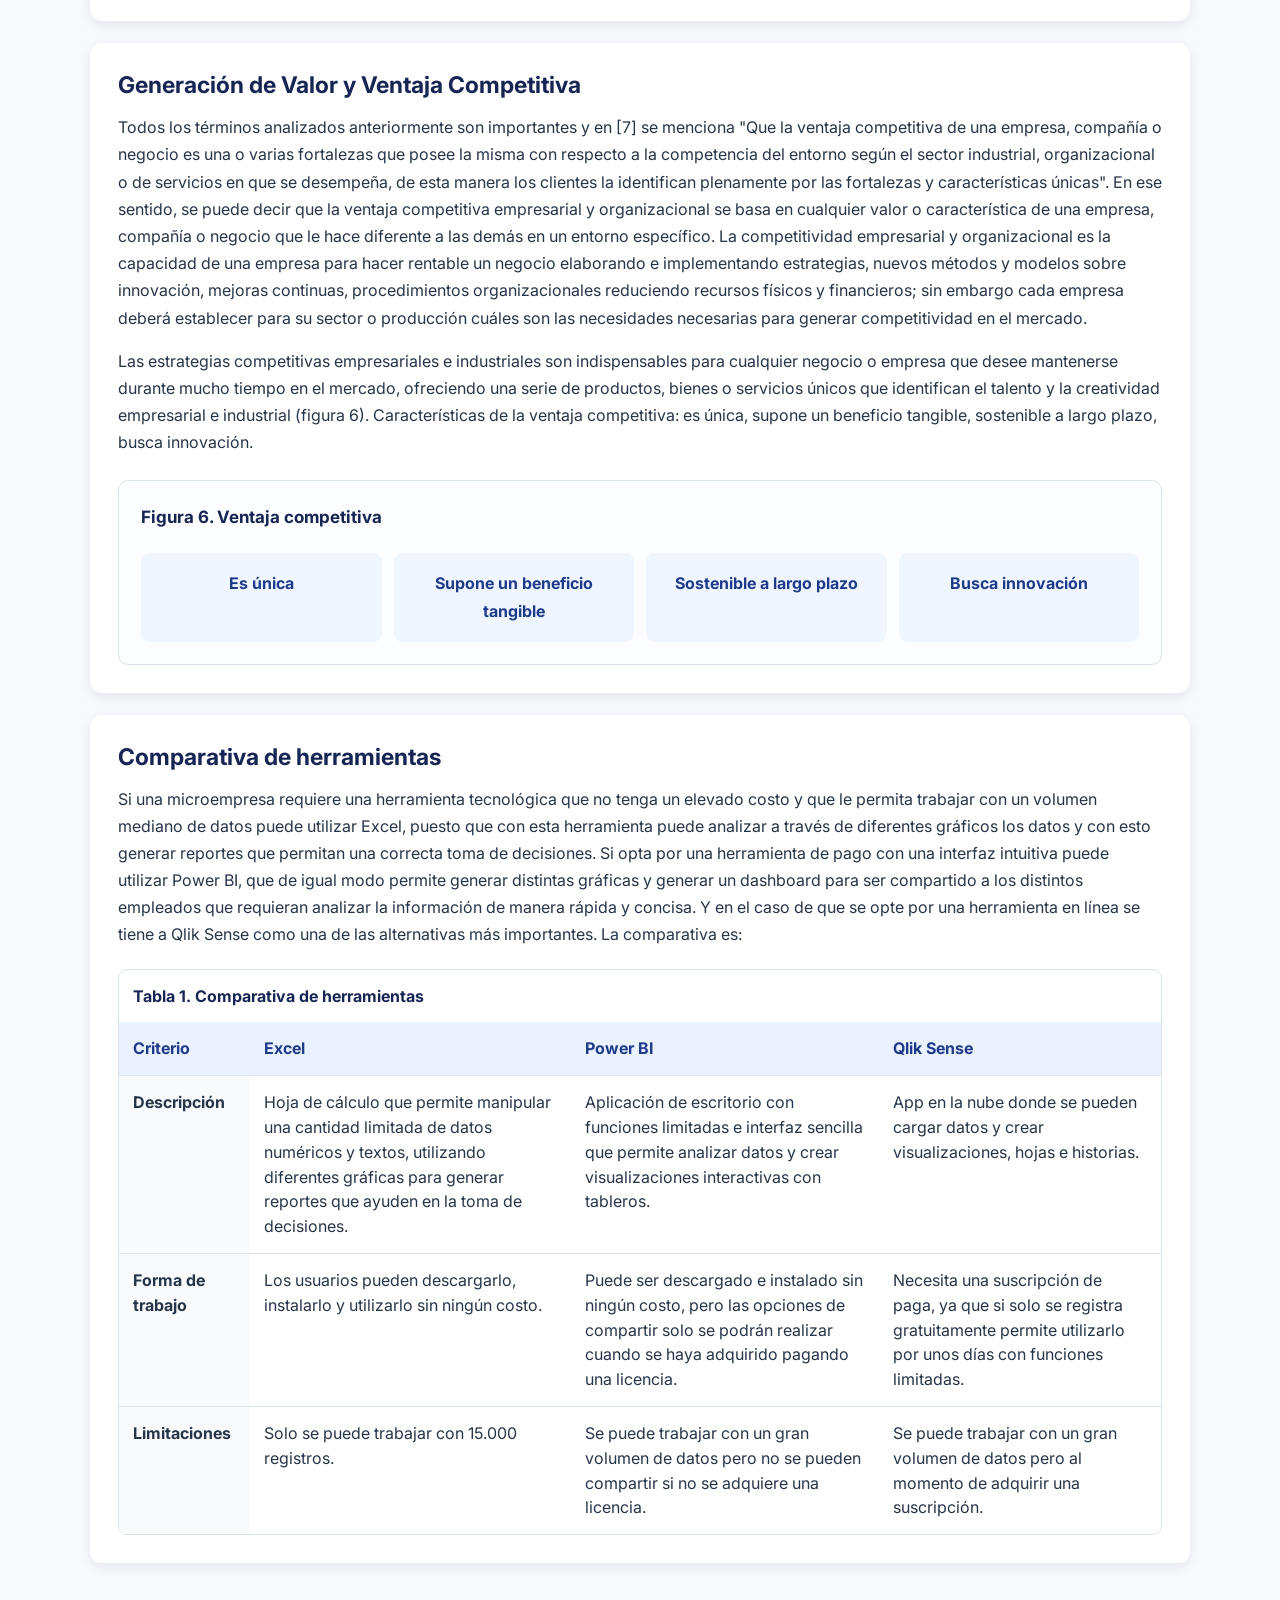
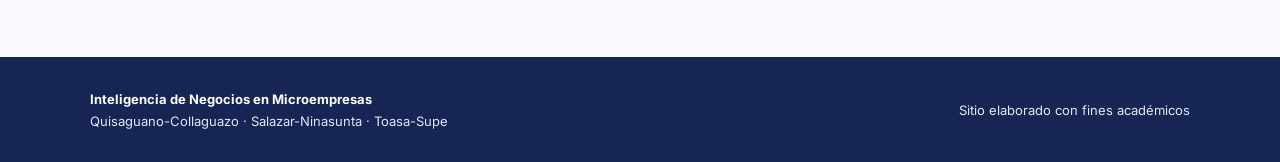
<file: resultados.html>
<!doctype html>
<html lang="es">
<head>
  <meta charset="utf-8">
  <meta name="viewport" content="width=device-width, initial-scale=1">
  <meta name="description" content="Resultados, discusión y comparativa de herramientas de inteligencia de negocios.">
  <title>Resultados | Inteligencia de Negocios en Microempresas</title>
  <link rel="preconnect" href="https://fonts.googleapis.com">
  <link rel="preconnect" href="https://fonts.gstatic.com" crossorigin>
  <link href="https://fonts.googleapis.com/css2?family=Inter:wght@400;500;600;700&display=swap" rel="stylesheet">
  <link rel="stylesheet" href="css/styles.css">
  <script src="js/app.js" defer></script>
</head>
<body>
  <header class="site-header"><div class="header-inner">
    <a class="brand" href="index.html">Inteligencia de Negocios en Microempresas</a>
    <button class="menu-toggle" type="button" aria-expanded="false" aria-controls="site-nav" aria-label="Abrir menú"><span></span><span></span><span></span></button>
    <nav class="site-nav" id="site-nav" aria-label="Navegación principal">
      <a href="index.html">Inicio</a><a href="resumen.html">Resumen</a><a href="introduccion.html">Introducción</a><a href="metodologia.html">Metodología</a><a class="active" href="resultados.html">Resultados</a><a href="conclusiones.html">Conclusiones</a><a href="bibliografia.html">Bibliografía</a><a class="nav-highlight" href="evaluacion.html">Evaluación</a>
    </nav>
  </div></header>
  <main class="page-main page-main-wide">
    <header class="page-heading"><p class="eyebrow">Artículo</p><h1>3. Resultados y Discusión</h1></header>
    <section class="card article-copy">
      <p>Luego de haber realizado una revisión bibliográfica se establece que existen conceptos fundamentales relacionados con la inteligencia de negocios que pueden ser adoptados por las microempresas a favor de mejorar su estrategia para generar valor y ventaja competitiva. A continuación, se detalla cada uno de dichos conceptos:</p>
    </section>

    <article class="card article-copy">
      <h2>Cuadro de Mando Integral</h2>
      <p>Es una estrategia utilizada con el fin de analizar los datos para así obtener indicadores que permitan conocer todos los procesos en una organización o empresa para obtener el conocimiento que aporte a una correcta toma de decisiones [5]. Esta estrategia se orienta a generar una visión estratégica derivada de distintas perspectivas (figura 3) y se puede aplicar en una microempresa utilizando software conocidos como es el caso de Excel, Power BI, Qlik Sense entre otros. Dichas herramientas presentan la ventaja de que permiten representar datos de una manera fácil a través de diversas gráficas lineales, circulares o barras, facilitando de este modo la generación de información que servirá para la toma de decisiones acertadas. Cada empresa debe tener definido las áreas de competencia, el tipo de clientes a los que sus productos serán desarrollados y sus canales de distribución utilizando diferentes estrategias, sin olvidarse de obtener una ventaja competitiva que les permita superar a la competencia.</p>
      <figure class="figure-card embedded-figure">
        <figcaption>Figura 3. Cuadro de Mando Integral</figcaption>
        <div class="strategy-map">
          <div class="strategy-item strategy-finance">Perspectiva<br>Financiera</div>
          <div class="strategy-item strategy-client">Perspectiva<br>del Cliente</div>
          <div class="strategy-center">Visión<br>Estratégica</div>
          <div class="strategy-item strategy-internal">Perspectiva<br>Interna</div>
          <div class="strategy-item strategy-learning">Perspectiva<br>de Aprendizaje</div>
        </div>
      </figure>
    </article>

    <article class="card article-copy">
      <h2>Data Mart</h2>
      <p>Otro concepto fundamental a considerar en las empresas sin importar su tamaño es el datamart teniendo en cuenta que los datos son uno de los activos más importantes que una empresa u organización posee [5]. Un datamart puede definirse como datos almacenados de un área específica de la empresa. El beneficio de disponer un datamart dentro de una microempresa radica en el hecho que este permite la detección de amenazas y oportunidades que no se han podido detectar a simple vista en la base de datos operativa (figura 4).</p>
      <figure class="figure-card embedded-figure">
        <figcaption>Figura 4. Data Mart</figcaption>
        <div class="three-column-grid">
          <section class="info-column"><h3>Características</h3><ul><li>Áreas específicas</li><li>Un propósito específico</li><li>Funcionan como apoyo</li><li>Se actualiza constantemente</li></ul></section>
          <section class="info-column"><h3>Beneficios</h3><ul><li>Menor costo de implementación</li><li>Respuestas rápidas por la menor cantidad de información</li><li>Implementación rápida y sencilla</li></ul></section>
          <section class="info-column"><h3>Tipos</h3><ul><li>Centro de datos dependiente (permite combinar los datos en un solo almacén de datos)</li><li>Centro de datos independiente (no está relacionado con el almacén de datos empresarial)</li><li>Centro de datos híbridos (se pueden combinar datos de varios sistemas)</li></ul></section>
        </div>
      </figure>
    </article>

    <article class="card article-copy">
      <h2>Indicadores Clave de Rendimiento (KPI)</h2>
      <p>Los KPI son indicadores clave de rendimiento que permiten medir el desempeño de los procesos y áreas de la empresa para una correcta toma de decisiones basada en datos.</p>
    </article>

    <article class="card article-copy">
      <h2>Gestión de Relaciones con el Cliente (CRM)</h2>
      <p>El CRM permite gestionar las interacciones con los clientes obteniendo de esta manera los clientes potenciales que permitan aumentar el número de ventas.</p>
    </article>

    <article class="card article-copy">
      <h2>Sistema de Planificación de Recursos Empresariales (ERP)</h2>
      <p>Un ERP viene del inglés Enterprise Resource Planning y son sistemas informáticos que permiten controlar todos los flujos de información creados en todas las áreas de la organización [5]. El beneficio de implementar un ERP en una microempresa es obtener ventajas competitivas en los cambios e innovación de un producto para una mayor trazabilidad en la producción. Existen diferentes ERP que pueden ser utilizados en diferentes áreas de la microempresa con el fin de automatizar procesos que dificultan la recolección y análisis de los datos.</p>
    </article>

    <article class="card article-copy">
      <h2>Datawarehouse</h2>
      <p>Es un almacén o colección de un gran volumen de datos en el que se combinan datos de diferentes sistemas de transacciones de la empresa y complementar información para la toma de decisiones [6]. Si se tiene información recolectada y almacenada en distintas bases de datos se puede optar por utilizar un datawarehouse el cual permitirá unificar la información recolectada de diferentes áreas de la microempresa, con esto realizar un análisis desde diferentes puntos de vista y de manera rápida. Este almacén de datos tiene diferentes características (figura 5):</p>
      <figure class="figure-card embedded-figure">
        <figcaption>Figura 5. Características del Datawarehouse</figcaption>
        <div class="feature-list">
          <div><strong>Temáticos</strong><span>Datos organizados por temas facilitando el acceso</span></div>
          <div><strong>Históricos</strong><span>Reflejan el estado de la actividad que realiza el negocio</span></div>
          <div><strong>Integrado</strong><span>Los datos almacenados deben integrarse en una estructura consistente</span></div>
          <div><strong>No volátil</strong><span>El almacén de información existe para ser leído pero no modificado</span></div>
          <div><strong>Metadatos</strong><span>Permiten conocer la procedencia de la información</span></div>
        </div>
      </figure>
    </article>

    <article class="card article-copy">
      <h2>Generación de Valor y Ventaja Competitiva</h2>
      <p>Todos los términos analizados anteriormente son importantes y en [7] se menciona "Que la ventaja competitiva de una empresa, compañía o negocio es una o varias fortalezas que posee la misma con respecto a la competencia del entorno según el sector industrial, organizacional o de servicios en que se desempeña, de esta manera los clientes la identifican plenamente por las fortalezas y características únicas". En ese sentido, se puede decir que la ventaja competitiva empresarial y organizacional se basa en cualquier valor o característica de una empresa, compañía o negocio que le hace diferente a las demás en un entorno específico. La competitividad empresarial y organizacional es la capacidad de una empresa para hacer rentable un negocio elaborando e implementando estrategias, nuevos métodos y modelos sobre innovación, mejoras continuas, procedimientos organizacionales reduciendo recursos físicos y financieros; sin embargo cada empresa deberá establecer para su sector o producción cuáles son las necesidades necesarias para generar competitividad en el mercado.</p>
      <p>Las estrategias competitivas empresariales e industriales son indispensables para cualquier negocio o empresa que desee mantenerse durante mucho tiempo en el mercado, ofreciendo una serie de productos, bienes o servicios únicos que identifican el talento y la creatividad empresarial e industrial (figura 6). Características de la ventaja competitiva: es única, supone un beneficio tangible, sostenible a largo plazo, busca innovación.</p>
      <figure class="figure-card embedded-figure">
        <figcaption>Figura 6. Ventaja competitiva</figcaption>
        <ul class="advantage-list"><li>Es única</li><li>Supone un beneficio tangible</li><li>Sostenible a largo plazo</li><li>Busca innovación</li></ul>
      </figure>
    </article>

    <section class="card article-copy">
      <h2>Comparativa de herramientas</h2>
      <p>Si una microempresa requiere una herramienta tecnológica que no tenga un elevado costo y que le permita trabajar con un volumen mediano de datos puede utilizar Excel, puesto que con esta herramienta puede analizar a través de diferentes gráficos los datos y con esto generar reportes que permitan una correcta toma de decisiones. Si opta por una herramienta de pago con una interfaz intuitiva puede utilizar Power BI, que de igual modo permite generar distintas gráficas y generar un dashboard para ser compartido a los distintos empleados que requieran analizar la información de manera rápida y concisa. Y en el caso de que se opte por una herramienta en línea se tiene a Qlik Sense como una de las alternativas más importantes. La comparativa es:</p>
      <div class="table-scroll" tabindex="0" role="region" aria-label="Tabla 1. Comparativa de herramientas de inteligencia de negocios">
        <table>
          <caption>Tabla 1. Comparativa de herramientas</caption>
          <thead><tr><th scope="col">Criterio</th><th scope="col">Excel</th><th scope="col">Power BI</th><th scope="col">Qlik Sense</th></tr></thead>
          <tbody>
            <tr><th scope="row">Descripción</th><td>Hoja de cálculo que permite manipular una cantidad limitada de datos numéricos y textos, utilizando diferentes gráficas para generar reportes que ayuden en la toma de decisiones.</td><td>Aplicación de escritorio con funciones limitadas e interfaz sencilla que permite analizar datos y crear visualizaciones interactivas con tableros.</td><td>App en la nube donde se pueden cargar datos y crear visualizaciones, hojas e historias.</td></tr>
            <tr><th scope="row">Forma de trabajo</th><td>Los usuarios pueden descargarlo, instalarlo y utilizarlo sin ningún costo.</td><td>Puede ser descargado e instalado sin ningún costo, pero las opciones de compartir solo se podrán realizar cuando se haya adquirido pagando una licencia.</td><td>Necesita una suscripción de paga, ya que si solo se registra gratuitamente permite utilizarlo por unos días con funciones limitadas.</td></tr>
            <tr><th scope="row">Limitaciones</th><td>Solo se puede trabajar con 15.000 registros.</td><td>Se puede trabajar con un gran volumen de datos pero no se pueden compartir si no se adquiere una licencia.</td><td>Se puede trabajar con un gran volumen de datos pero al momento de adquirir una suscripción.</td></tr>
          </tbody>
        </table>
      </div>
    </section>
  </main>
  <footer class="site-footer"><div class="footer-inner"><p><strong>Inteligencia de Negocios en Microempresas</strong><br>Quisaguano-Collaguazo · Salazar-Ninasunta · Toasa-Supe</p><p>Sitio elaborado con fines académicos</p></div></footer>
</body>
</html>
</file>
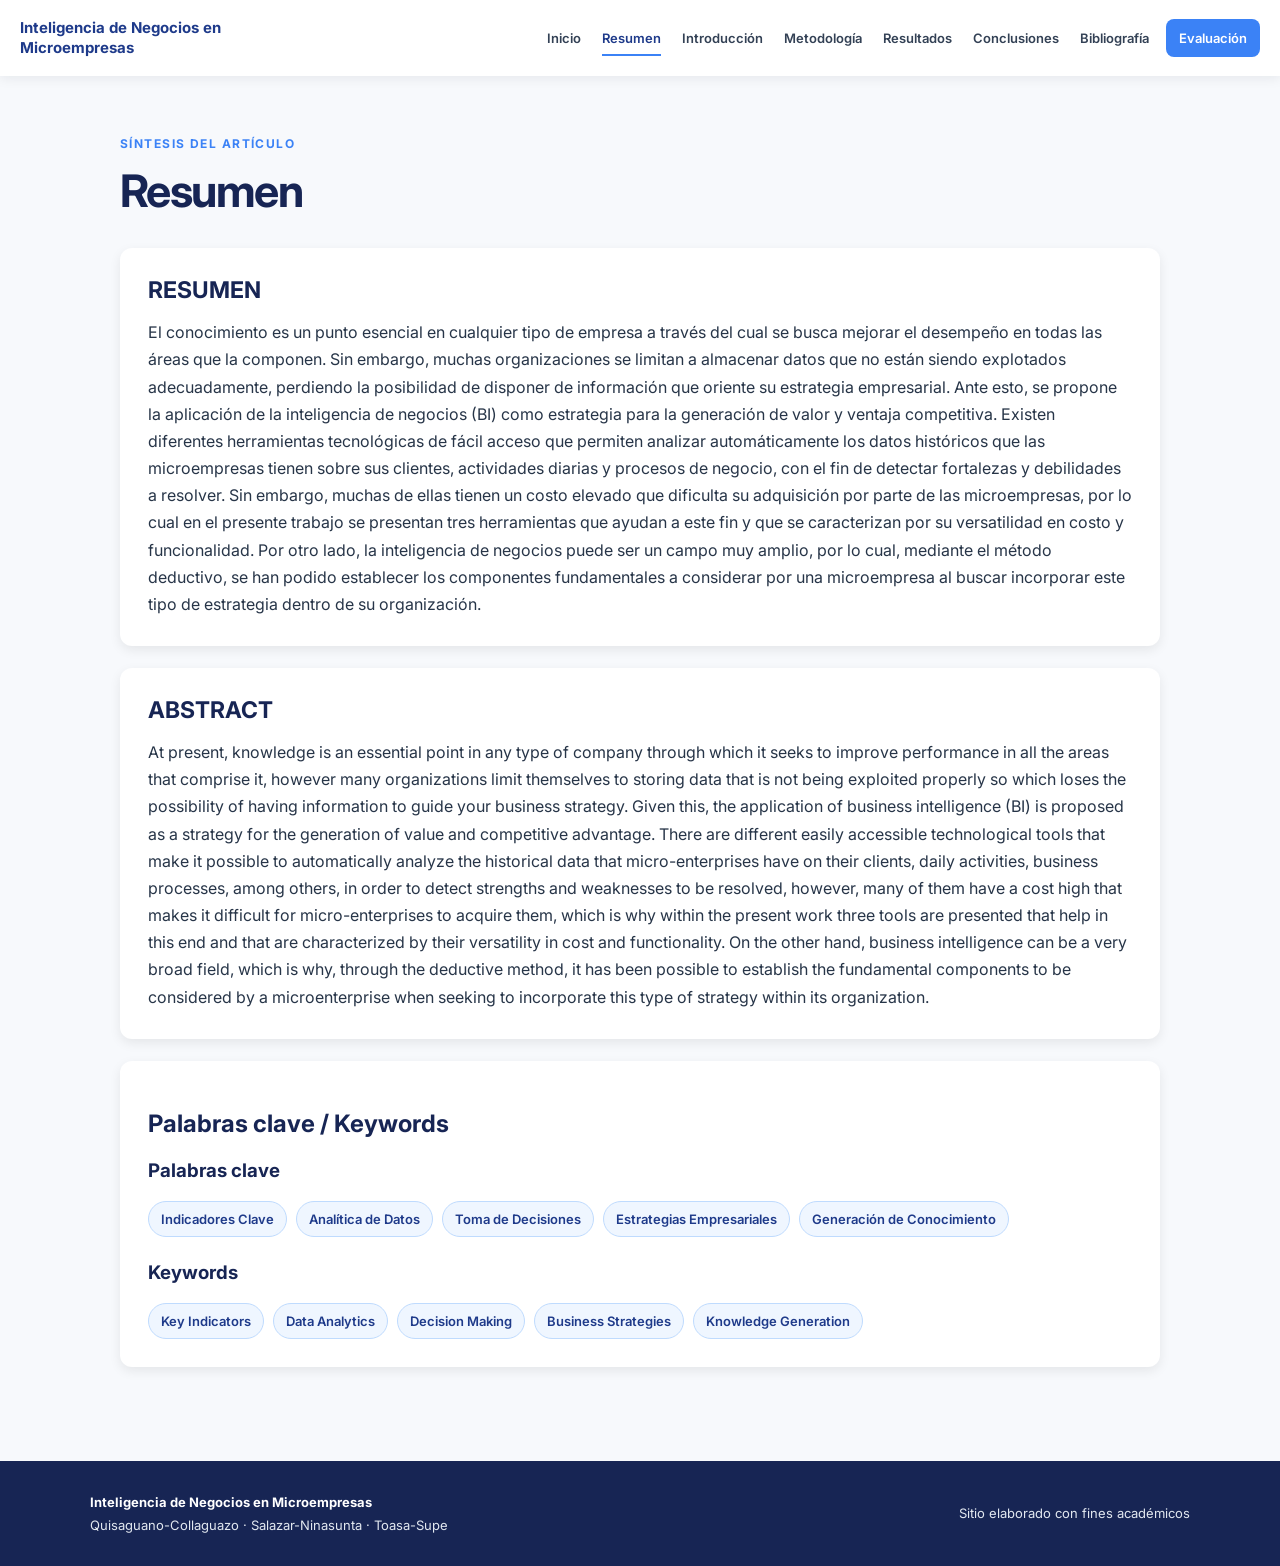
<file: resumen.html>
<!doctype html>
<html lang="es">
<head>
  <meta charset="utf-8">
  <meta name="viewport" content="width=device-width, initial-scale=1">
  <meta name="description" content="Resumen y abstract del artículo sobre inteligencia de negocios en microempresas.">
  <title>Resumen | Inteligencia de Negocios en Microempresas</title>
  <link rel="preconnect" href="https://fonts.googleapis.com">
  <link rel="preconnect" href="https://fonts.gstatic.com" crossorigin>
  <link href="https://fonts.googleapis.com/css2?family=Inter:wght@400;500;600;700&display=swap" rel="stylesheet">
  <link rel="stylesheet" href="css/styles.css">
  <script src="js/app.js" defer></script>
</head>
<body>
  <header class="site-header"><div class="header-inner">
    <a class="brand" href="index.html">Inteligencia de Negocios en Microempresas</a>
    <button class="menu-toggle" type="button" aria-expanded="false" aria-controls="site-nav" aria-label="Abrir menú"><span></span><span></span><span></span></button>
    <nav class="site-nav" id="site-nav" aria-label="Navegación principal">
      <a href="index.html">Inicio</a><a class="active" href="resumen.html">Resumen</a><a href="introduccion.html">Introducción</a><a href="metodologia.html">Metodología</a><a href="resultados.html">Resultados</a><a href="conclusiones.html">Conclusiones</a><a href="bibliografia.html">Bibliografía</a><a class="nav-highlight" href="evaluacion.html">Evaluación</a>
    </nav>
  </div></header>
  <main class="page-main">
    <header class="page-heading"><p class="eyebrow">Síntesis del artículo</p><h1>Resumen</h1></header>
    <section class="card article-copy">
      <h2>RESUMEN</h2>
      <p>El conocimiento es un punto esencial en cualquier tipo de empresa a través del cual se busca mejorar el desempeño en todas las áreas que la componen. Sin embargo, muchas organizaciones se limitan a almacenar datos que no están siendo explotados adecuadamente, perdiendo la posibilidad de disponer de información que oriente su estrategia empresarial. Ante esto, se propone la aplicación de la inteligencia de negocios (BI) como estrategia para la generación de valor y ventaja competitiva. Existen diferentes herramientas tecnológicas de fácil acceso que permiten analizar automáticamente los datos históricos que las microempresas tienen sobre sus clientes, actividades diarias y procesos de negocio, con el fin de detectar fortalezas y debilidades a resolver. Sin embargo, muchas de ellas tienen un costo elevado que dificulta su adquisición por parte de las microempresas, por lo cual en el presente trabajo se presentan tres herramientas que ayudan a este fin y que se caracterizan por su versatilidad en costo y funcionalidad. Por otro lado, la inteligencia de negocios puede ser un campo muy amplio, por lo cual, mediante el método deductivo, se han podido establecer los componentes fundamentales a considerar por una microempresa al buscar incorporar este tipo de estrategia dentro de su organización.</p>
    </section>
    <section class="card article-copy">
      <h2>ABSTRACT</h2>
      <p lang="en">At present, knowledge is an essential point in any type of company through which it seeks to improve performance in all the areas that comprise it, however many organizations limit themselves to storing data that is not being exploited properly so which loses the possibility of having information to guide your business strategy. Given this, the application of business intelligence (BI) is proposed as a strategy for the generation of value and competitive advantage. There are different easily accessible technological tools that make it possible to automatically analyze the historical data that micro-enterprises have on their clients, daily activities, business processes, among others, in order to detect strengths and weaknesses to be resolved, however, many of them have a cost high that makes it difficult for micro-enterprises to acquire them, which is why within the present work three tools are presented that help in this end and that are characterized by their versatility in cost and functionality. On the other hand, business intelligence can be a very broad field, which is why, through the deductive method, it has been possible to establish the fundamental components to be considered by a microenterprise when seeking to incorporate this type of strategy within its organization.</p>
    </section>
    <section class="card">
      <h2>Palabras clave / Keywords</h2>
      <h3>Palabras clave</h3>
      <div class="chip-list"><span class="chip">Indicadores Clave</span><span class="chip">Analítica de Datos</span><span class="chip">Toma de Decisiones</span><span class="chip">Estrategias Empresariales</span><span class="chip">Generación de Conocimiento</span></div>
      <h3 class="subsection-title">Keywords</h3>
      <div class="chip-list"><span class="chip">Key Indicators</span><span class="chip">Data Analytics</span><span class="chip">Decision Making</span><span class="chip">Business Strategies</span><span class="chip">Knowledge Generation</span></div>
    </section>
  </main>
  <footer class="site-footer"><div class="footer-inner"><p><strong>Inteligencia de Negocios en Microempresas</strong><br>Quisaguano-Collaguazo · Salazar-Ninasunta · Toasa-Supe</p><p>Sitio elaborado con fines académicos</p></div></footer>
</body>
</html>
</file>
<file: css/styles.css>
:root {
  color-scheme: light;
  --color-bg: #f7f9fc;
  --color-surface: #ffffff;
  --color-text: #1f2937;
  --color-muted: #526174;
  --color-primary: #1e3a8a;
  --color-accent: #3b82f6;
  --color-success: #16a34a;
  --color-error: #dc2626;
  --color-border: #dbe3ee;
  --radius: 12px;
  --shadow: 0 4px 12px rgba(0, 0, 0, .08);
  font-family: "Inter", system-ui, -apple-system, BlinkMacSystemFont, "Segoe UI", sans-serif;
  color: var(--color-text);
  background: var(--color-bg);
  font-synthesis: none;
  text-rendering: optimizeLegibility;
}

* { box-sizing: border-box; }
html { scroll-behavior: smooth; }
body { margin: 0; min-width: 320px; background: var(--color-bg); font-size: 16px; line-height: 1.7; }
a { color: var(--color-primary); }
a:focus-visible, button:focus-visible, input:focus-visible { outline: 3px solid var(--color-accent); outline-offset: 3px; }
button, input { font: inherit; }

.site-header { position: sticky; z-index: 20; top: 0; background: rgba(255, 255, 255, .97); box-shadow: 0 2px 12px rgba(15, 23, 42, .08); }
.header-inner { width: min(1240px, calc(100% - 40px)); min-height: 76px; margin: 0 auto; display: flex; align-items: center; justify-content: space-between; gap: 24px; }
.brand { flex: 0 0 220px; color: var(--color-primary); font-size: 15px; font-weight: 700; line-height: 1.35; text-decoration: none; }
.site-nav { display: flex; align-items: center; justify-content: flex-end; gap: 3px; }
.site-nav a { position: relative; padding: 10px 9px; color: #334155; font-size: 13px; font-weight: 600; text-decoration: none; white-space: nowrap; transition: color .2s ease, background .2s ease; }
.site-nav a:hover, .site-nav a.active { color: var(--color-primary); }
.site-nav a.active::after { position: absolute; right: 9px; bottom: 3px; left: 9px; height: 2px; background: var(--color-accent); content: ""; }
.site-nav a.nav-highlight { margin-left: 5px; padding: 8px 13px; border-radius: 8px; background: var(--color-accent); color: #fff; }
.site-nav a.nav-highlight:hover, .site-nav a.nav-highlight.active { background: var(--color-primary); color: #fff; }
.site-nav a.nav-highlight.active::after { display: none; }
.menu-toggle { display: none; }

.hero { position: relative; overflow: hidden; display: flex; align-items: center; min-height: 535px; padding: 72px max(7vw, calc((100% - 1160px) / 2)); background: linear-gradient(120deg, #eff6ff 0%, #fff 62%, #dbeafe 100%); }
.hero-content { position: relative; z-index: 1; max-width: 820px; }
.eyebrow { margin: 0 0 10px; color: var(--color-accent); font-size: 12px; font-weight: 700; letter-spacing: .12em; text-transform: uppercase; }
h1, h2, h3 { color: #172554; line-height: 1.25; }
.hero h1 { max-width: 850px; margin: 0 0 16px; font-size: clamp(2.1rem, 4vw, 3.6rem); letter-spacing: -.045em; }
.english-title { max-width: 760px; margin: 0; color: #334155; font-size: 18px; font-style: italic; }
.authors { margin: 28px 0 4px; color: #26364d; font-weight: 600; }
.article-dates { margin: 0; color: var(--color-muted); font-size: 14px; }
.button-row { display: flex; flex-wrap: wrap; gap: 12px; margin-top: 26px; }
.button { display: inline-flex; align-items: center; justify-content: center; min-height: 46px; padding: 10px 19px; border: 2px solid transparent; border-radius: 8px; cursor: pointer; font-weight: 700; text-decoration: none; transition: transform .2s ease, background .2s ease, box-shadow .2s ease; }
.button:hover { transform: translateY(-2px); box-shadow: 0 5px 14px rgba(30, 58, 138, .18); }
.button-primary { background: var(--color-primary); color: #fff; }
.button-primary:hover { background: #172e70; }
.button-outline { border-color: var(--color-primary); background: transparent; color: var(--color-primary); }
.button-outline:hover { background: #eff6ff; }
.hero-decoration { position: absolute; top: 50%; right: 8%; width: 280px; height: 280px; transform: translateY(-50%); }
.data-orbit { position: absolute; inset: 12px; border: 1px solid rgba(59, 130, 246, .38); border-radius: 50%; transform: rotate(-30deg) scaleY(.55); }
.orbit-two { inset: 30px; transform: rotate(45deg) scaleY(.7); }
.orbit-center { position: absolute; top: 50%; left: 50%; display: grid; width: 104px; height: 104px; place-items: center; border-radius: 50%; background: var(--color-primary); box-shadow: 0 14px 30px rgba(30, 58, 138, .26); color: #fff; font-size: 30px; font-weight: 700; transform: translate(-50%, -50%); }

.content-section, .page-main { width: min(1040px, calc(100% - 40px)); margin: 0 auto; }
.content-section { padding: 70px 0 0; }
.section-heading { margin-bottom: 24px; }
.section-heading h2, .keywords-panel h2 { margin: 0; font-size: 30px; }
.quick-grid { display: grid; grid-template-columns: repeat(3, 1fr); gap: 20px; }
.card { padding: 28px; border-radius: var(--radius); background: var(--color-surface); box-shadow: var(--shadow); }
.quick-card { display: flex; min-height: 230px; flex-direction: column; color: inherit; text-decoration: none; transition: transform .2s ease, box-shadow .2s ease; }
.quick-card:hover { transform: translateY(-4px); box-shadow: 0 9px 24px rgba(15, 23, 42, .12); }
.card-number { color: var(--color-accent); font-size: 13px; font-weight: 700; letter-spacing: .12em; }
.quick-card h3 { margin: 9px 0; font-size: 22px; }
.quick-card p { margin: 0 0 16px; color: var(--color-muted); }
.text-link { margin-top: auto; color: var(--color-primary); font-weight: 700; }
.keywords-panel { display: grid; grid-template-columns: 220px 1fr; align-items: center; gap: 22px; padding-bottom: 74px; }
.chip-list { display: flex; flex-wrap: wrap; gap: 9px; }
.chip { display: inline-flex; padding: 6px 12px; border: 1px solid #bfdbfe; border-radius: 999px; background: #eff6ff; color: #1e3a8a; font-size: 13px; font-weight: 600; }

.page-main { min-height: calc(100vh - 210px); padding-top: 58px; padding-bottom: 72px; }
.page-main-wide { width: min(1100px, calc(100% - 40px)); }
.page-heading { margin-bottom: 28px; }
.page-heading h1 { margin: 0; font-size: clamp(2rem, 4vw, 2.8rem); letter-spacing: -.035em; }
.page-main > .card, .page-main > article.card, .page-main > section.card { margin-bottom: 22px; }
.article-copy { color: #273548; }
.article-copy h2 { margin: 0 0 14px; font-size: 23px; }
.article-copy h3 { font-size: 17px; }
.article-copy p { margin: 0 0 16px; }
.article-copy p:last-child { margin-bottom: 0; }
.subsection-title { margin-top: 24px; }

.figure-card { margin: 0; }
.figure-card figcaption { margin-bottom: 21px; color: #172554; font-size: 17px; font-weight: 700; }
.flow-diagram { display: flex; align-items: center; justify-content: center; gap: 20px; }
.flow-step { display: flex; width: 210px; min-height: 120px; flex-direction: column; align-items: center; justify-content: center; gap: 8px; border: 1px solid #bfdbfe; border-radius: var(--radius); background: #eff6ff; color: var(--color-primary); font-size: 18px; }
.step-icon { display: grid; width: 34px; height: 34px; place-items: center; border-radius: 50%; background: var(--color-primary); color: #fff; font-size: 12px; font-weight: 700; }
.flow-arrow { color: var(--color-accent); font-size: 29px; font-weight: 700; }
.component-grid { display: grid; grid-template-columns: repeat(5, 1fr); gap: 14px; }
.component-card { min-height: 170px; padding: 18px; border: 1px solid var(--color-border); border-radius: 10px; background: #fbfdff; }
.component-card > span { display: grid; width: 32px; height: 32px; place-items: center; border-radius: 9px; background: var(--color-primary); color: white; font-weight: 700; }
.component-card h3 { margin: 12px 0 6px; font-size: 16px; }
.component-card p { margin: 0; color: var(--color-muted); font-size: 14px; line-height: 1.5; }

.embedded-figure { margin-top: 24px; padding: 22px; border: 1px solid var(--color-border); border-radius: 10px; background: #fbfdff; }
.strategy-map { display: grid; width: min(590px, 100%); min-height: 360px; grid-template: 1fr 1fr 1fr / 1fr 1fr 1fr; align-items: center; justify-items: center; margin: 0 auto; }
.strategy-item, .strategy-center { display: grid; aspect-ratio: 1; width: 150px; place-items: center; padding: 14px; border-radius: 50%; text-align: center; font-size: 14px; font-weight: 700; line-height: 1.4; }
.strategy-item { border: 2px solid #93c5fd; background: #eff6ff; color: var(--color-primary); }
.strategy-center { width: 138px; background: var(--color-primary); color: #fff; font-size: 16px; }
.strategy-finance { grid-area: 1 / 2; }
.strategy-client { grid-area: 2 / 1; }
.strategy-center { grid-area: 2 / 2; }
.strategy-internal { grid-area: 2 / 3; }
.strategy-learning { grid-area: 3 / 2; }
.three-column-grid { display: grid; grid-template-columns: repeat(3, 1fr); gap: 16px; }
.info-column { padding: 18px; border-radius: 9px; background: #eff6ff; }
.info-column h3 { margin: 0 0 10px; color: var(--color-primary); font-size: 17px; }
.info-column ul { margin: 0; padding-left: 20px; }
.info-column li { margin: 5px 0; }
.feature-list { display: grid; grid-template-columns: repeat(2, 1fr); gap: 11px; }
.feature-list > div { display: flex; flex-direction: column; gap: 4px; padding: 14px 16px; border-left: 4px solid var(--color-accent); border-radius: 5px; background: #eff6ff; }
.feature-list strong { color: var(--color-primary); }
.feature-list span { color: var(--color-muted); font-size: 14px; }
.advantage-list { display: grid; grid-template-columns: repeat(4, 1fr); gap: 12px; margin: 0; padding: 0; list-style: none; }
.advantage-list li { padding: 17px 12px; border-radius: 9px; background: #eff6ff; color: var(--color-primary); font-weight: 700; text-align: center; }
.table-scroll { overflow-x: auto; margin-top: 20px; border: 1px solid var(--color-border); border-radius: 9px; }
table { width: 100%; min-width: 740px; border-collapse: collapse; background: #fff; line-height: 1.55; text-align: left; }
caption { padding: 14px; color: #172554; font-weight: 700; text-align: left; }
th, td { padding: 14px; border-top: 1px solid var(--color-border); vertical-align: top; }
thead th { border-top: 0; background: #eaf2ff; color: var(--color-primary); }
tbody th { min-width: 125px; background: #f8fafc; }
.conclusion-list { display: grid; gap: 18px; }
.conclusion-card { display: grid; grid-template-columns: 45px 1fr; align-items: start; gap: 10px; }
.conclusion-card p { margin: 0; }
.reference-list { display: grid; gap: 14px; margin: 0; padding: 0; list-style: none; }
.reference-card { display: grid; grid-template-columns: 45px 1fr; gap: 10px; align-items: start; }
.reference-card p { margin: 0; overflow-wrap: anywhere; }
.reference-number { color: var(--color-accent); font-weight: 700; }

.assessment-card > p { margin-top: 0; }
.question-card { margin: 18px 0; padding: 22px; border: 1px solid var(--color-border); border-radius: 10px; }
.question-card legend { padding: 0 7px; color: #172554; font-weight: 700; }
.question-options { display: grid; gap: 9px; margin-top: 8px; }
.answer-option { display: flex; align-items: flex-start; gap: 10px; padding: 10px 12px; border: 1px solid transparent; border-radius: 8px; cursor: pointer; }
.answer-option:hover { border-color: #bfdbfe; background: #f5f9ff; }
.answer-option input { flex: 0 0 auto; margin-top: 5px; accent-color: var(--color-primary); }
.question-card.is-correct { border-color: var(--color-success); background: #f0fdf4; }
.question-card.is-incorrect { border-color: var(--color-error); background: #fef2f2; }
.answer-option.option-correct { border-color: #86efac; background: #dcfce7; color: #14532d; }
.answer-option.option-incorrect { border-color: #fca5a5; background: #fee2e2; color: #7f1d1d; }
.assessment-actions { margin-top: 24px; }
.score-message { margin-top: 22px; padding: 18px 20px; border-radius: 9px; background: #eff6ff; color: var(--color-primary); }
.score-message h2 { margin: 0; color: var(--color-primary); font-size: 22px; }
.score-message h3 { margin: 18px 0 8px; font-size: 17px; }
.assessment-feedback { display: grid; gap: 12px; margin: 0; padding-left: 24px; font-size: 15px; font-weight: 400; }
.assessment-feedback li { padding-left: 4px; }
.assessment-feedback li > strong { color: var(--color-primary); }
.assessment-feedback li > p { margin: 4px 0 0; color: #334155; }
.assessment-actions button:disabled { cursor: not-allowed; opacity: .65; }
.score-message[hidden] { display: none; }

.site-footer { background: #172554; color: #e2e8f0; }
.footer-inner { display: flex; width: min(1100px, calc(100% - 40px)); min-height: 105px; align-items: center; justify-content: space-between; gap: 25px; margin: 0 auto; padding: 20px 0; font-size: 13px; }
.footer-inner p { margin: 0; }
.footer-inner strong { color: #fff; }

@media (max-width: 1050px) {
  .header-inner { width: min(100% - 32px, 900px); }
  .brand { flex-basis: 190px; }
  .site-nav { gap: 0; }
  .site-nav a { padding-right: 6px; padding-left: 6px; font-size: 12px; }
  .site-nav a.active::after { right: 6px; left: 6px; }
  .component-grid { grid-template-columns: repeat(3, 1fr); }
}
@media (max-width: 768px) {
  .header-inner { min-height: 68px; }
  .brand { flex-basis: auto; max-width: 250px; }
  .menu-toggle { display: flex; width: 43px; height: 43px; flex-direction: column; align-items: center; justify-content: center; gap: 5px; border: 1px solid var(--color-border); border-radius: 8px; background: #fff; cursor: pointer; }
  .menu-toggle span { width: 20px; height: 2px; border-radius: 2px; background: var(--color-primary); transition: transform .2s ease, opacity .2s ease; }
  .menu-toggle[aria-expanded="true"] span:first-child { transform: translateY(7px) rotate(45deg); }
  .menu-toggle[aria-expanded="true"] span:nth-child(2) { opacity: 0; }
  .menu-toggle[aria-expanded="true"] span:last-child { transform: translateY(-7px) rotate(-45deg); }
  .site-nav { position: absolute; top: 100%; right: 0; left: 0; display: none; align-items: stretch; padding: 8px 20px 16px; background: #fff; box-shadow: 0 8px 12px rgba(15, 23, 42, .08); }
  .site-nav.is-open { display: flex; flex-direction: column; }
  .site-nav a { padding: 10px 8px; font-size: 14px; }
  .site-nav a.active::after { right: auto; bottom: 5px; left: 8px; width: 34px; }
  .site-nav a.nav-highlight { align-self: flex-start; margin: 5px 0 0; }
  .hero { min-height: auto; padding: 64px 30px; }
  .hero-decoration { right: -105px; opacity: .2; }
  .hero-content { max-width: 680px; }
  .quick-grid { grid-template-columns: 1fr; }
  .quick-card { min-height: 185px; }
  .keywords-panel { grid-template-columns: 1fr; }
  .content-section { padding-top: 52px; }
  .component-grid { grid-template-columns: repeat(2, 1fr); }
  .three-column-grid { grid-template-columns: 1fr; }
  .advantage-list { grid-template-columns: repeat(2, 1fr); }
  .footer-inner { align-items: flex-start; flex-direction: column; justify-content: center; gap: 10px; }
}
@media (max-width: 520px) {
  body { font-size: 16px; }
  .header-inner, .content-section, .page-main, .page-main-wide { width: calc(100% - 28px); }
  .brand { max-width: 220px; font-size: 14px; }
  .hero { padding: 52px 22px; }
  .hero h1 { font-size: 2.05rem; }
  .english-title { font-size: 16px; }
  .authors { font-size: 14px; }
  .page-main { padding-top: 38px; padding-bottom: 48px; }
  .card { padding: 21px; }
  .flow-diagram { flex-direction: column; gap: 9px; }
  .flow-step { width: 100%; min-height: 88px; }
  .flow-arrow { transform: rotate(90deg); font-size: 24px; line-height: 1; }
  .component-grid { grid-template-columns: 1fr; }
  .strategy-map { min-height: 300px; }
  .strategy-item { width: 105px; font-size: 11px; }
  .strategy-center { width: 105px; font-size: 13px; }
  .feature-list { grid-template-columns: 1fr; }
  .advantage-list { grid-template-columns: 1fr 1fr; }
  .reference-card, .conclusion-card { grid-template-columns: 32px 1fr; gap: 7px; }
  .assessment-actions { align-items: stretch; flex-direction: column; }
  .button { width: 100%; }
  .footer-inner { width: calc(100% - 28px); }
}
@media (prefers-reduced-motion: reduce) {
  html { scroll-behavior: auto; }
  *, *::before, *::after { transition-duration: .01ms !important; }
}
</file>
